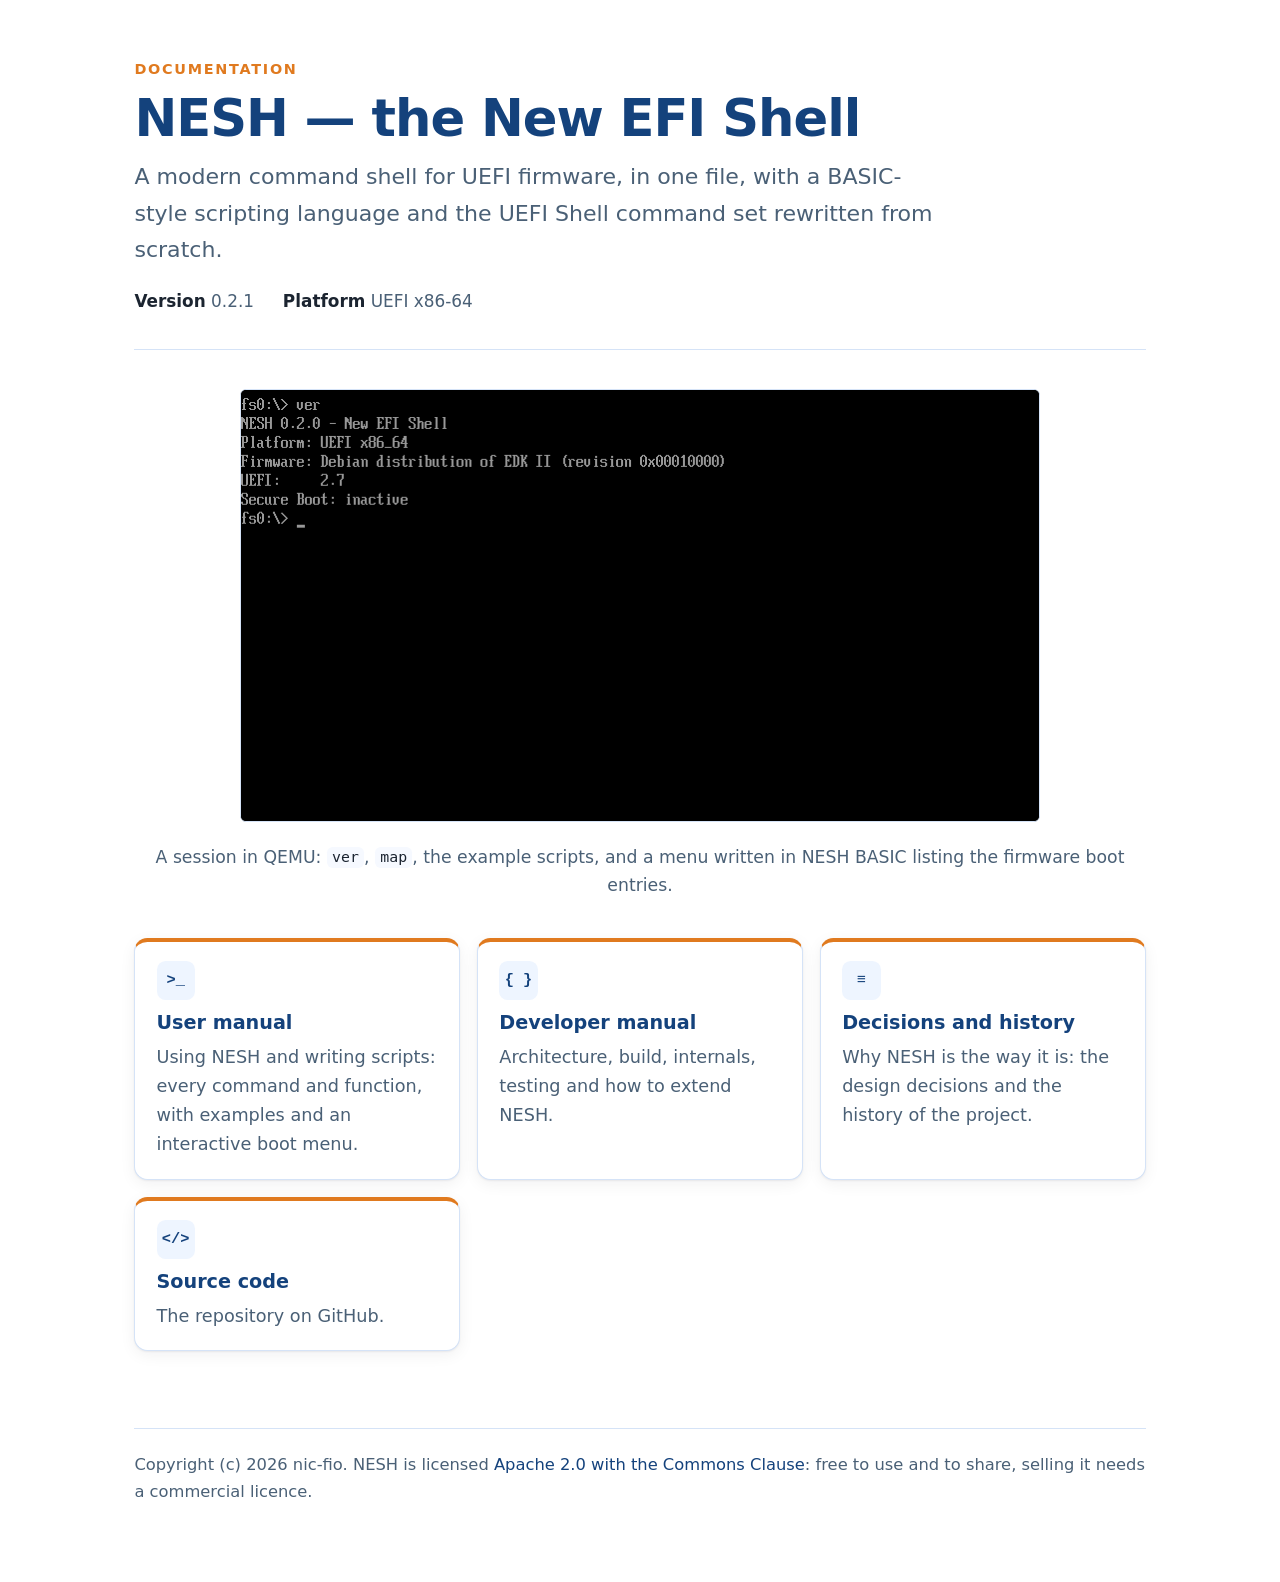
<file: docs/index.html>
<!DOCTYPE html>
<html lang="en">
<head>
<meta charset="utf-8">
<meta name="viewport" content="width=device-width, initial-scale=1">
<title>NESH Documentation</title>
<meta name="description" content="Documentation of NESH, the New EFI Shell: user manual, developer manual, design decisions.">
<link rel="stylesheet" href="assets/docs.css">
<style>
  .home { max-width: 58rem; margin: 0 auto; padding: 3rem clamp(1rem, 4vw, 3rem) 4rem; }
  .home .cards { grid-template-columns: repeat(auto-fit, minmax(16rem, 1fr)); }
  .home .card { display: block; color: var(--text); text-decoration: none; }
  .home .card:hover { border-color: var(--accent); text-decoration: none; }
  .home .card h4 { color: var(--accent); }
</style>
</head>
<body>
<div class="home">
  <header class="titlepage">
    <div class="kicker">Documentation</div>
    <h1>NESH — the New EFI Shell</h1>
    <p class="lead">A modern command shell for UEFI firmware, in one file, with a BASIC-style scripting language and
    the UEFI Shell command set rewritten from scratch.</p>
    <div class="meta"><span><b>Version</b> 0.2.1</span><span><b>Platform</b> UEFI x86-64</span></div>
  </header>

  <figure class="demo">
    <img src="assets/nesh-demo.gif" width="800" height="432"
         alt="A NESH session: ver, map, ls of the examples folder, and a menu script picking a boot entry">
    <figcaption>A session in QEMU: <code>ver</code>, <code>map</code>, the example scripts, and a menu written in
    NESH BASIC listing the firmware boot entries.</figcaption>
  </figure>

  <div class="cards">
    <a class="card" href="user-manual.html"><div class="icon">&gt;_</div><h4>User manual</h4>
      <p>Using NESH and writing scripts: every command and function, with examples and an interactive boot menu.</p></a>
    <a class="card" href="developer-manual.html"><div class="icon">{ }</div><h4>Developer manual</h4>
      <p>Architecture, build, internals, testing and how to extend NESH.</p></a>
    <a class="card" href="https://github.com/nic-fio/NG-EFI_SHELL/blob/main/docs/decisions-and-history.md"><div class="icon">&#8801;</div><h4>Decisions and history</h4>
      <p>Why NESH is the way it is: the design decisions and the history of the project.</p></a>
    <a class="card" href="https://github.com/nic-fio/NG-EFI_SHELL"><div class="icon">&lt;/&gt;</div><h4>Source code</h4>
      <p>The repository on GitHub.</p></a>
  </div>

  <footer class="doc-footer">Copyright (c) 2026 nic-fio. NESH is licensed
  <a href="https://github.com/nic-fio/NG-EFI_SHELL/blob/main/LICENSE">Apache 2.0 with the
  Commons Clause</a>: free to use and to share, selling it needs a commercial licence.</footer>
</div>
</body>
</html>
</file>
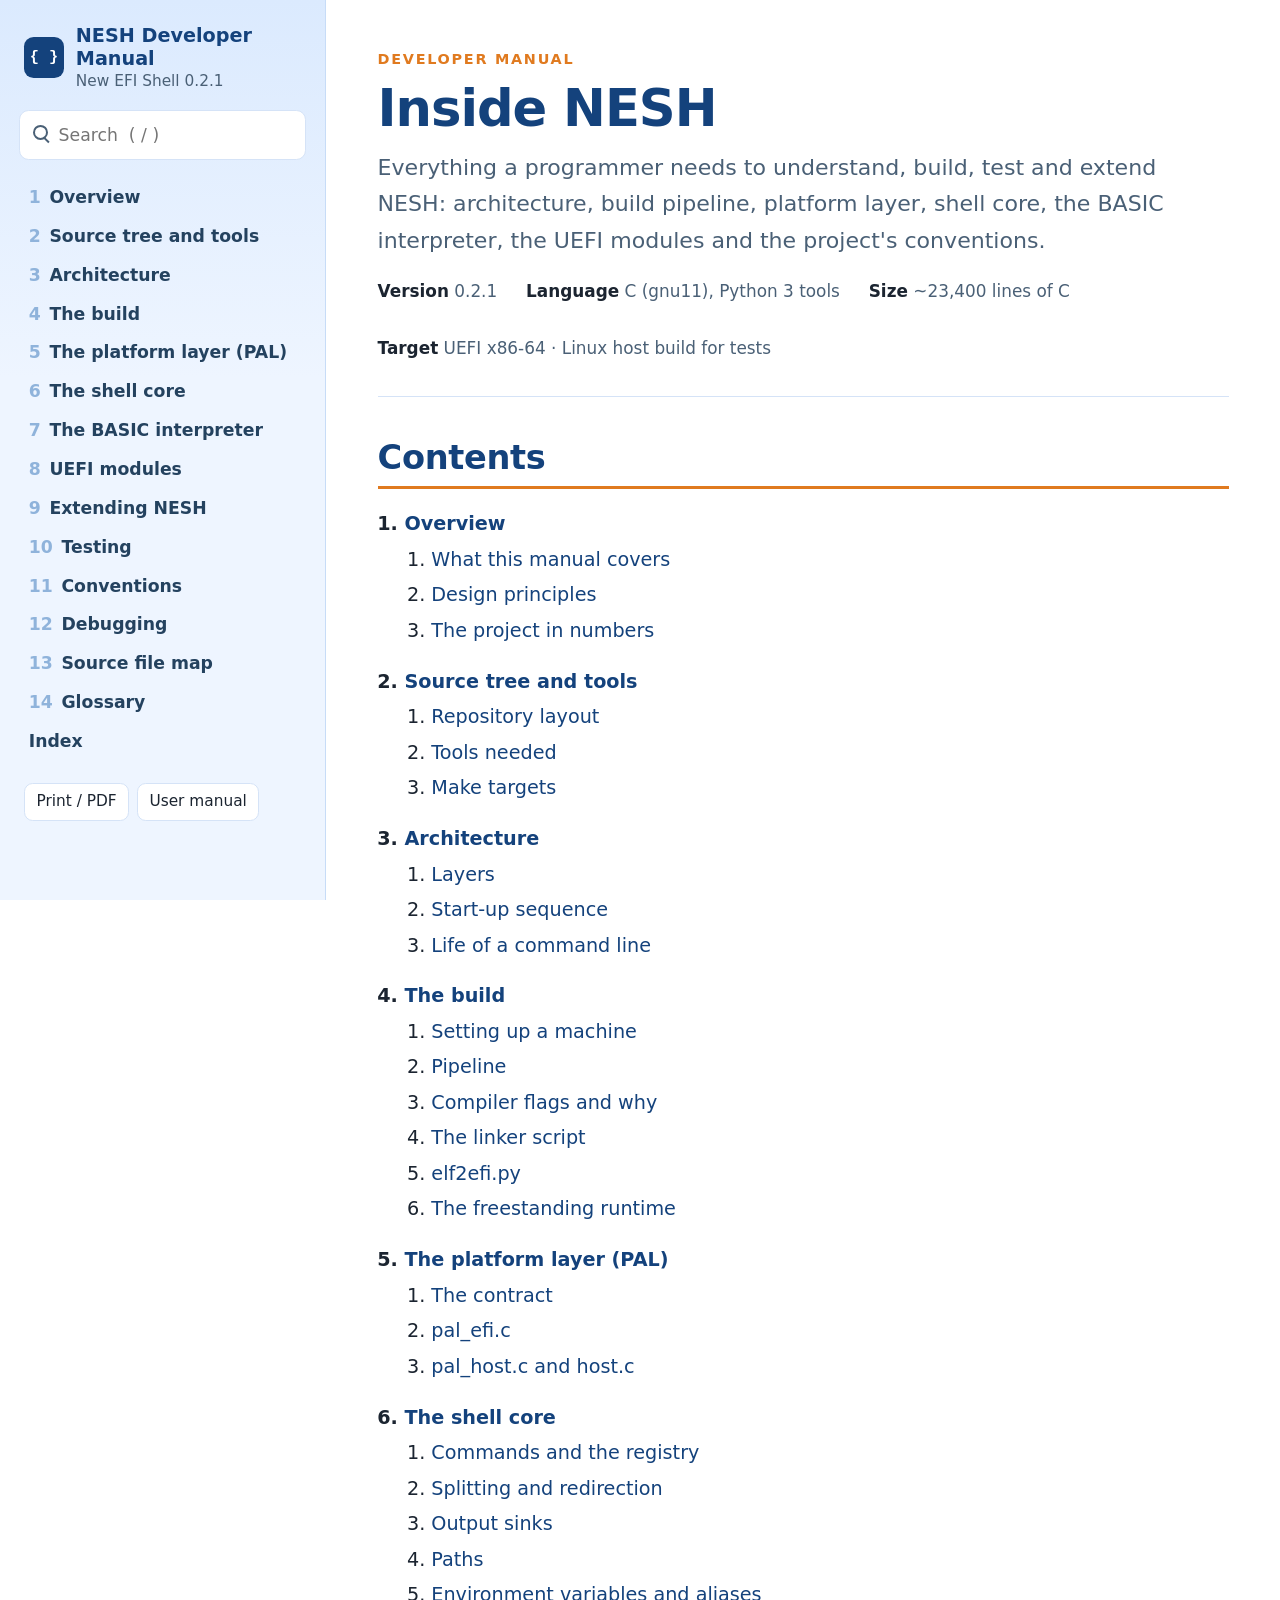
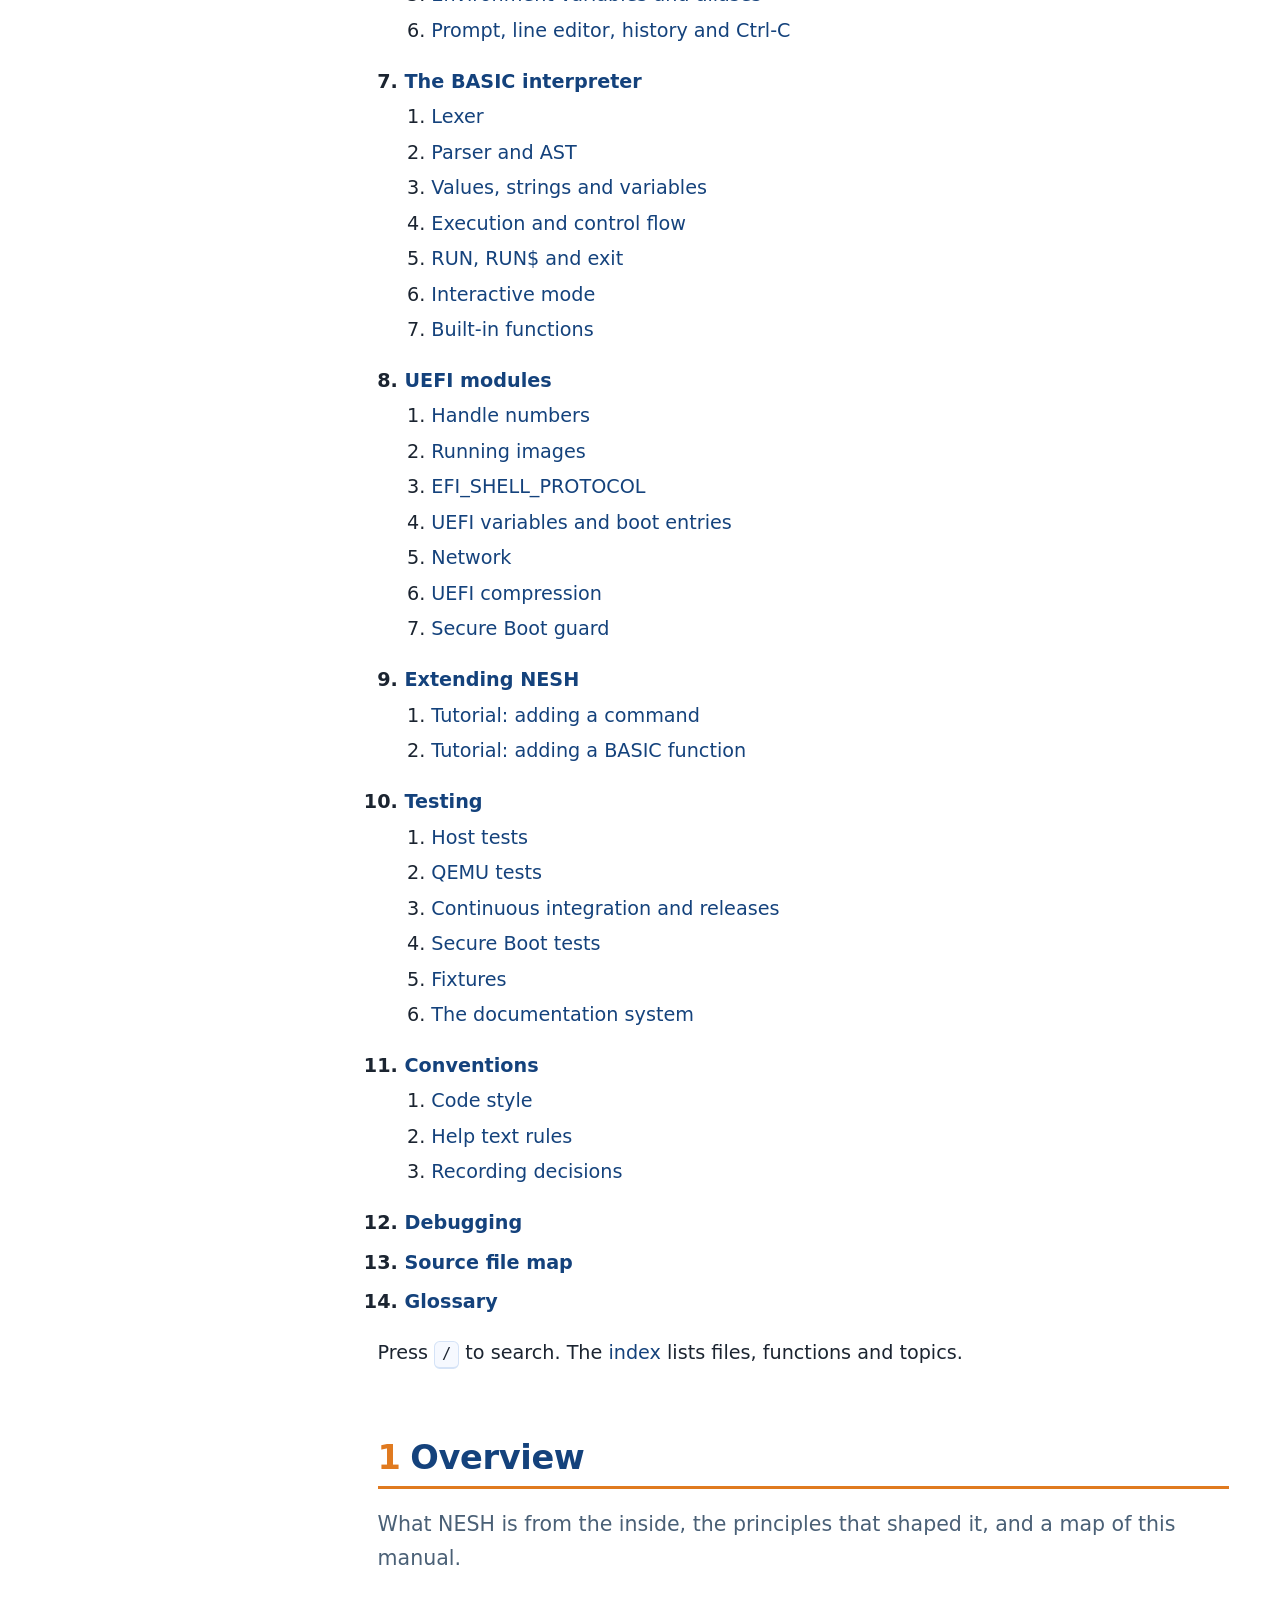
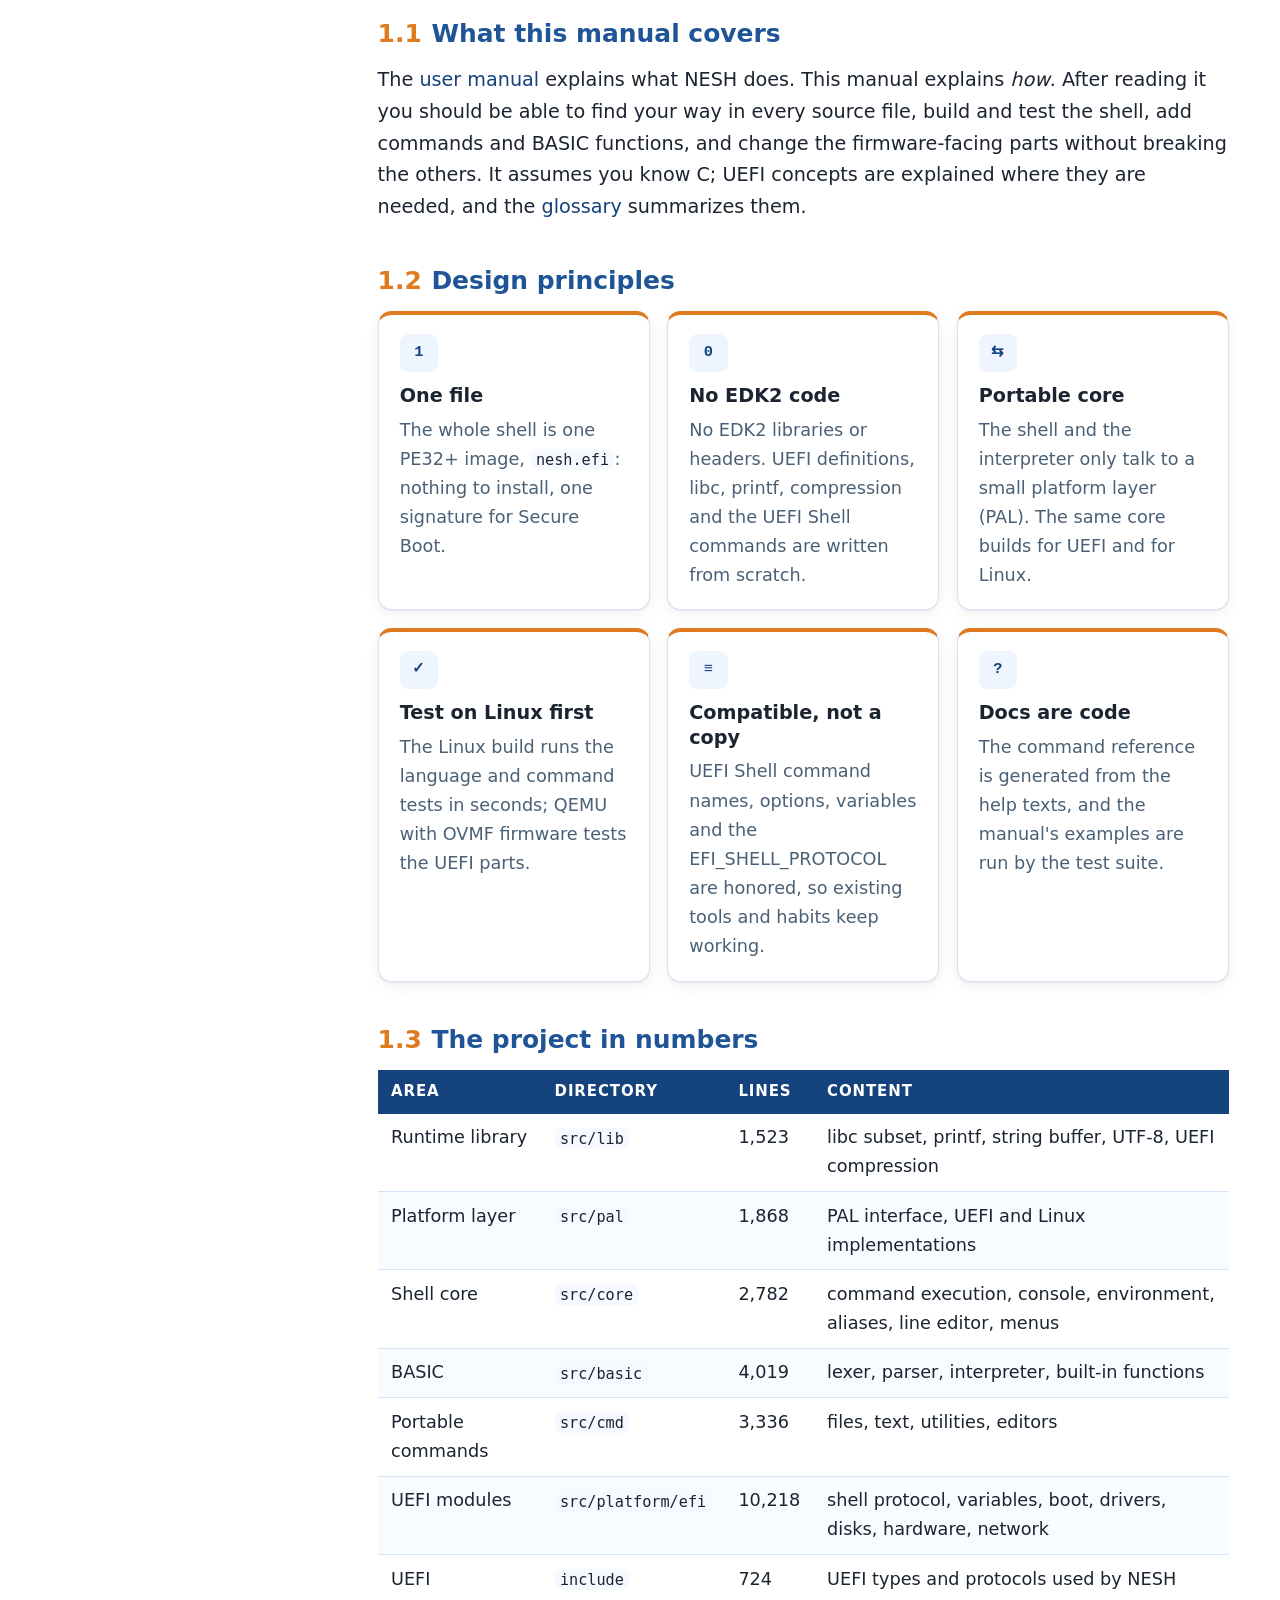
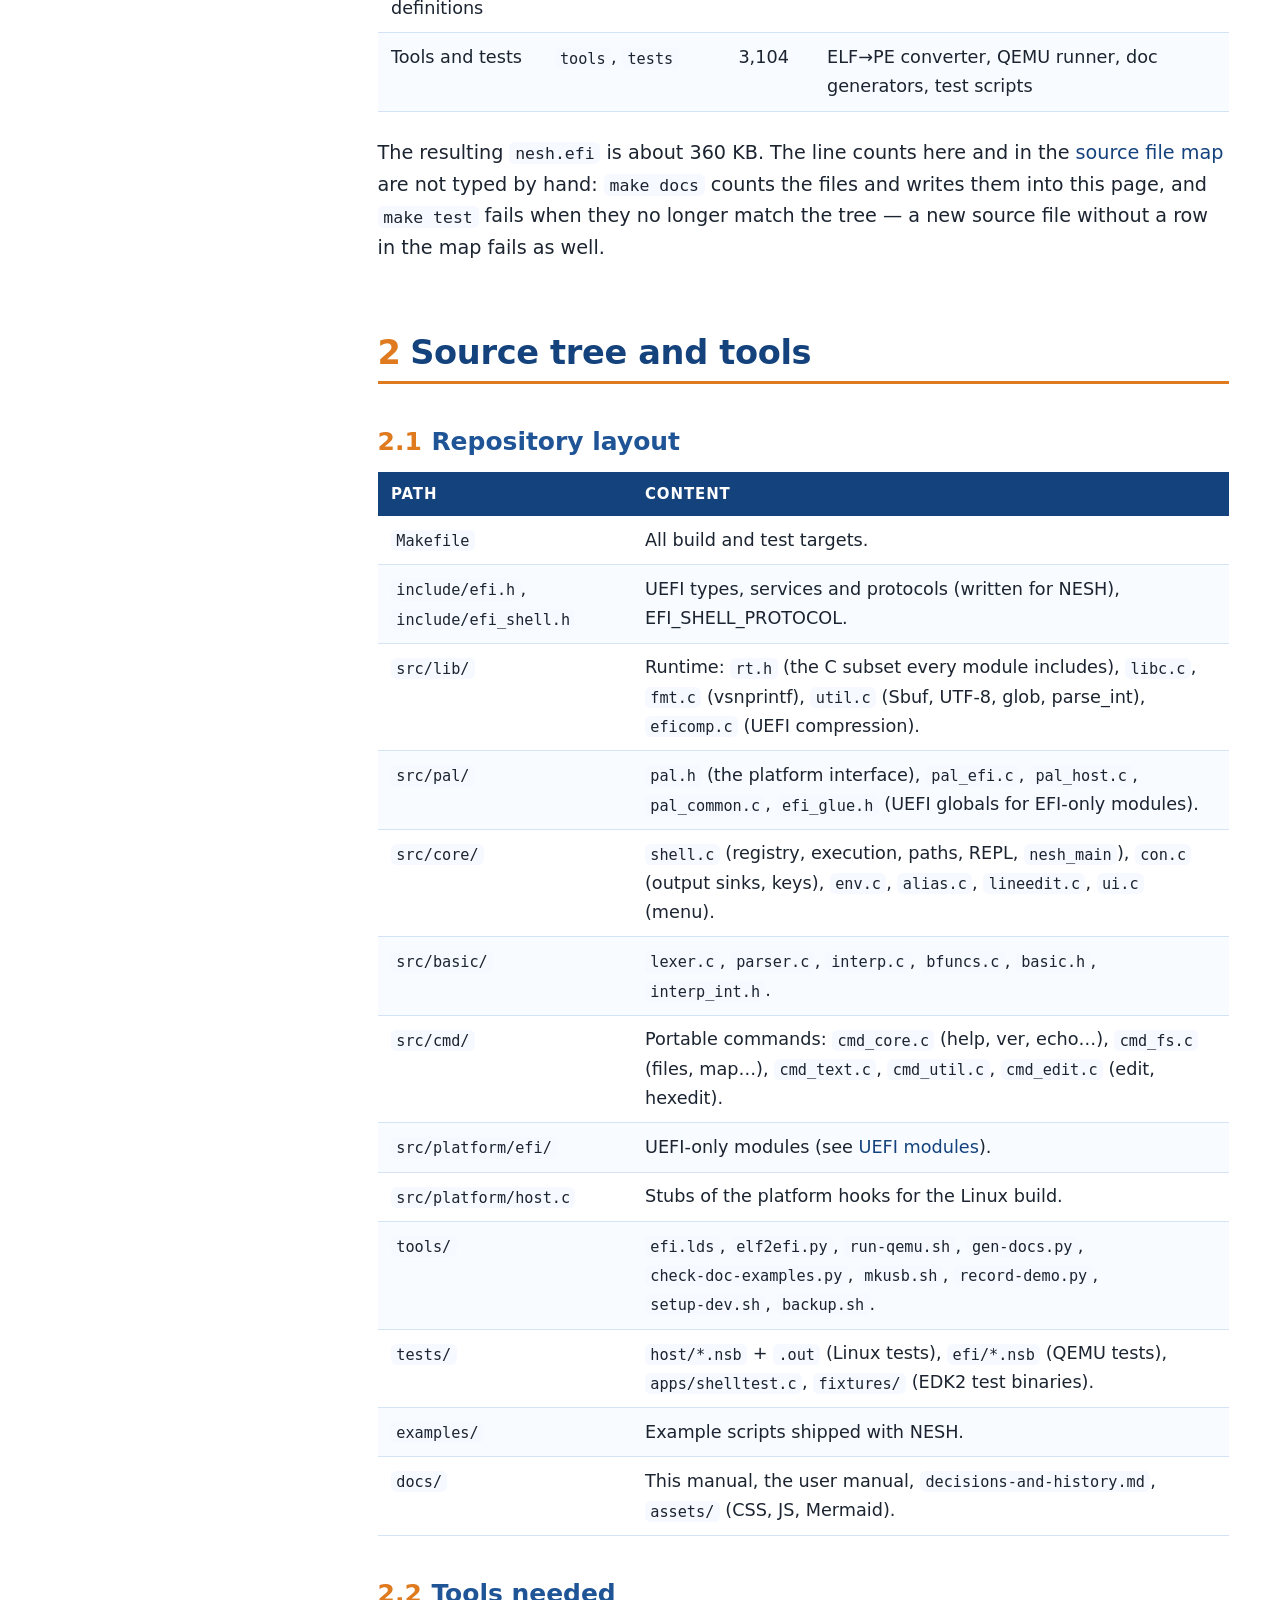
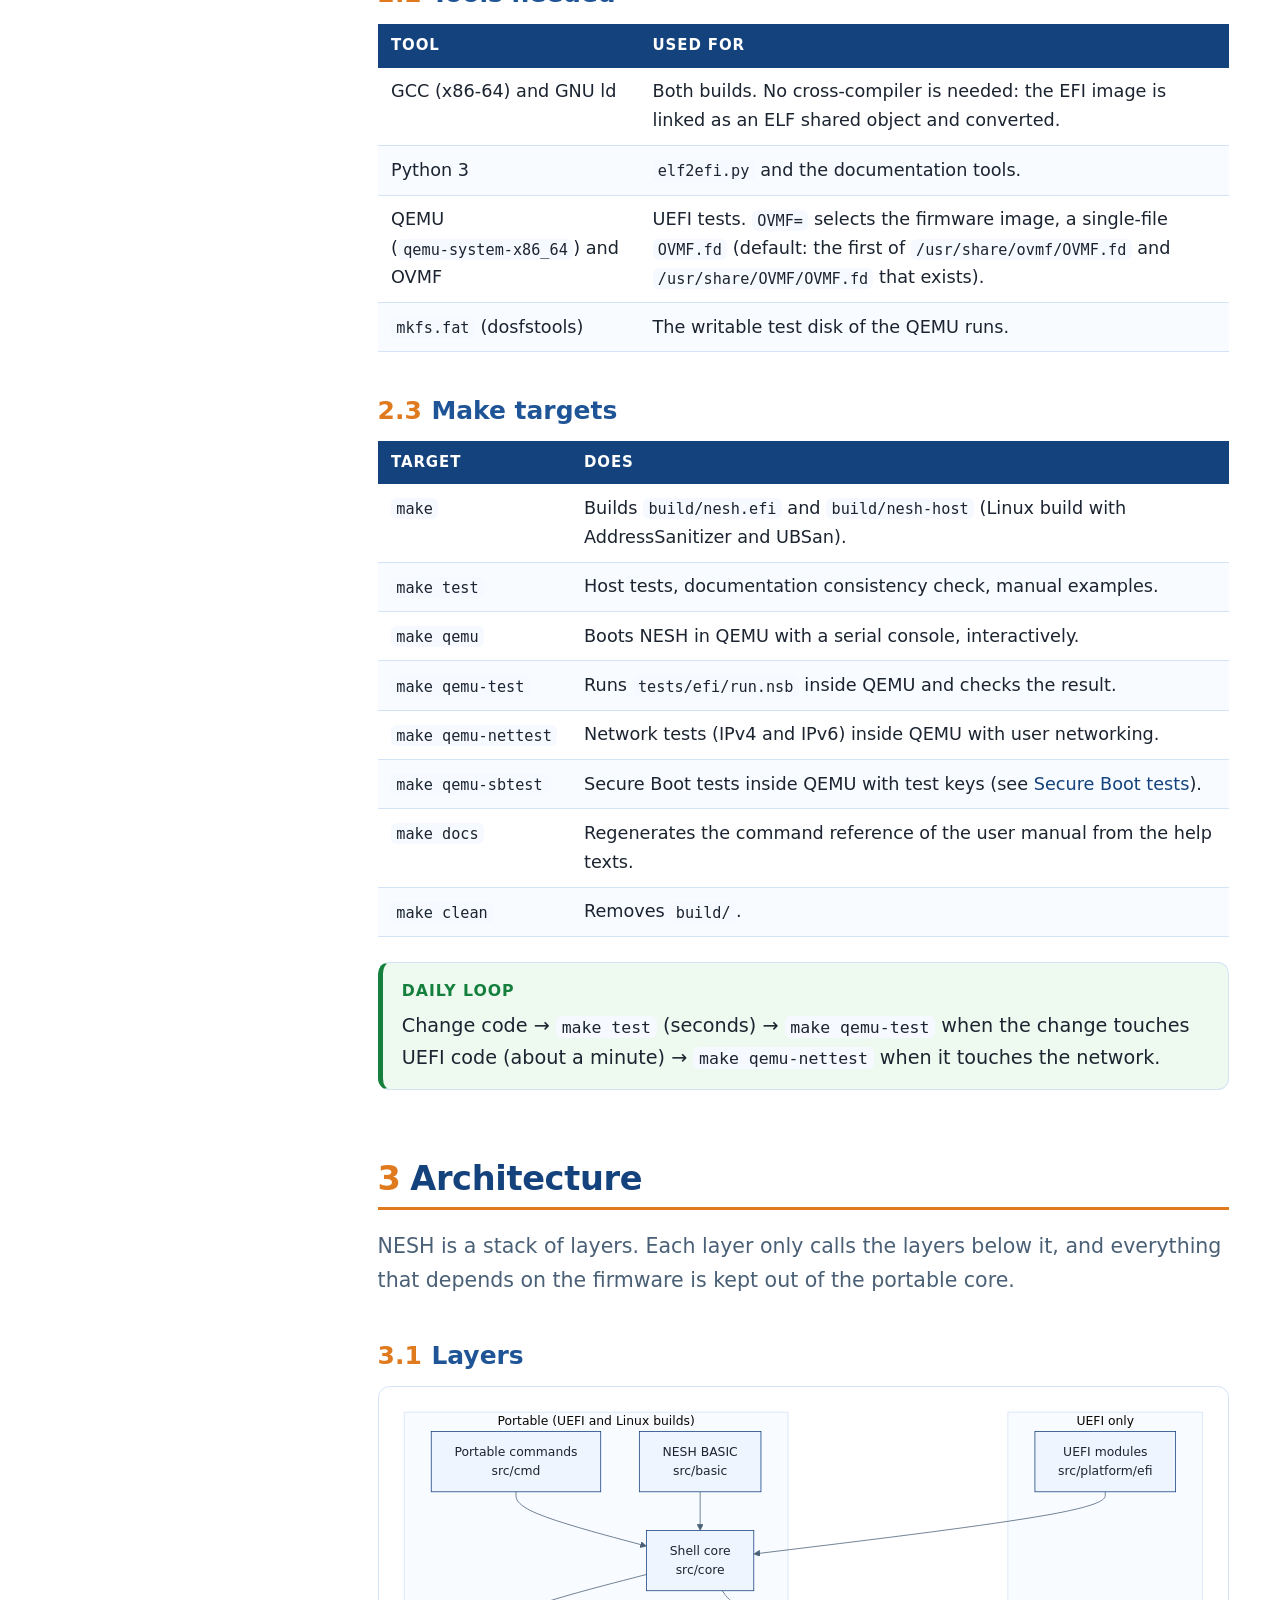
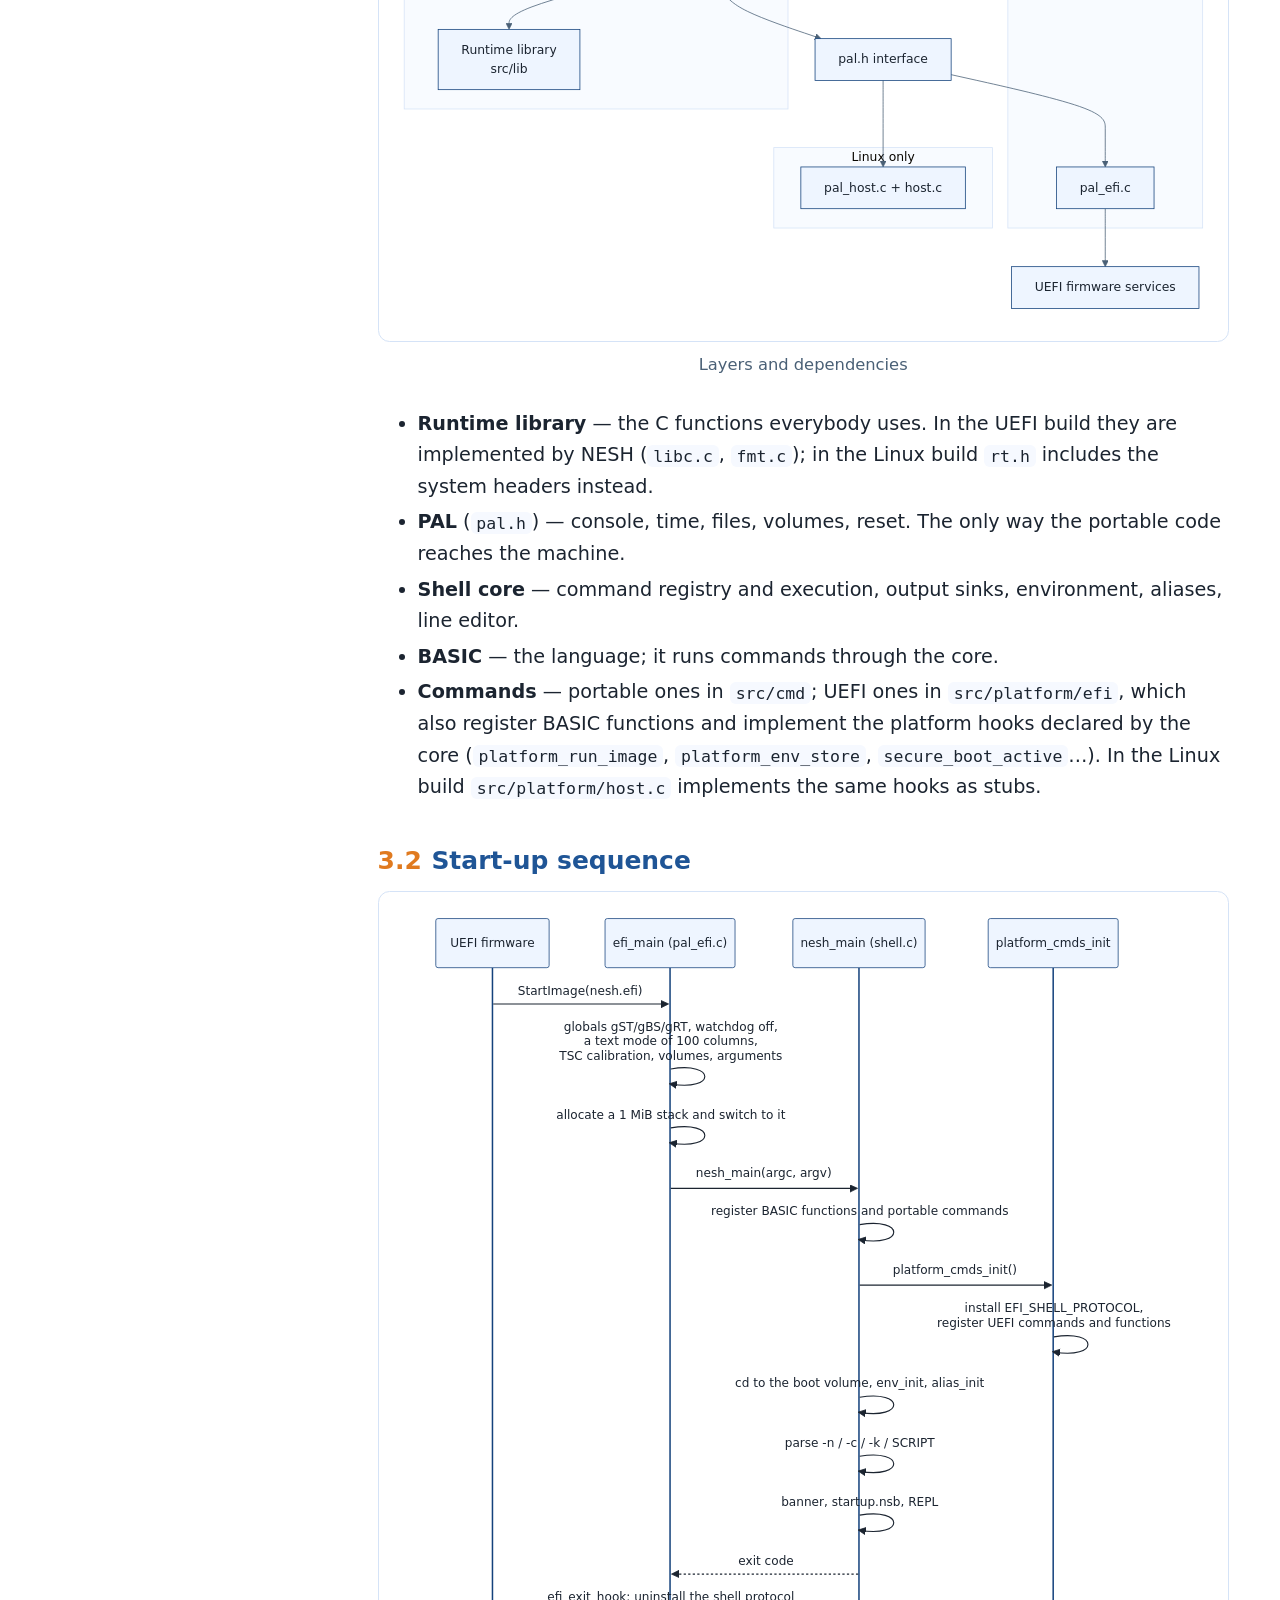
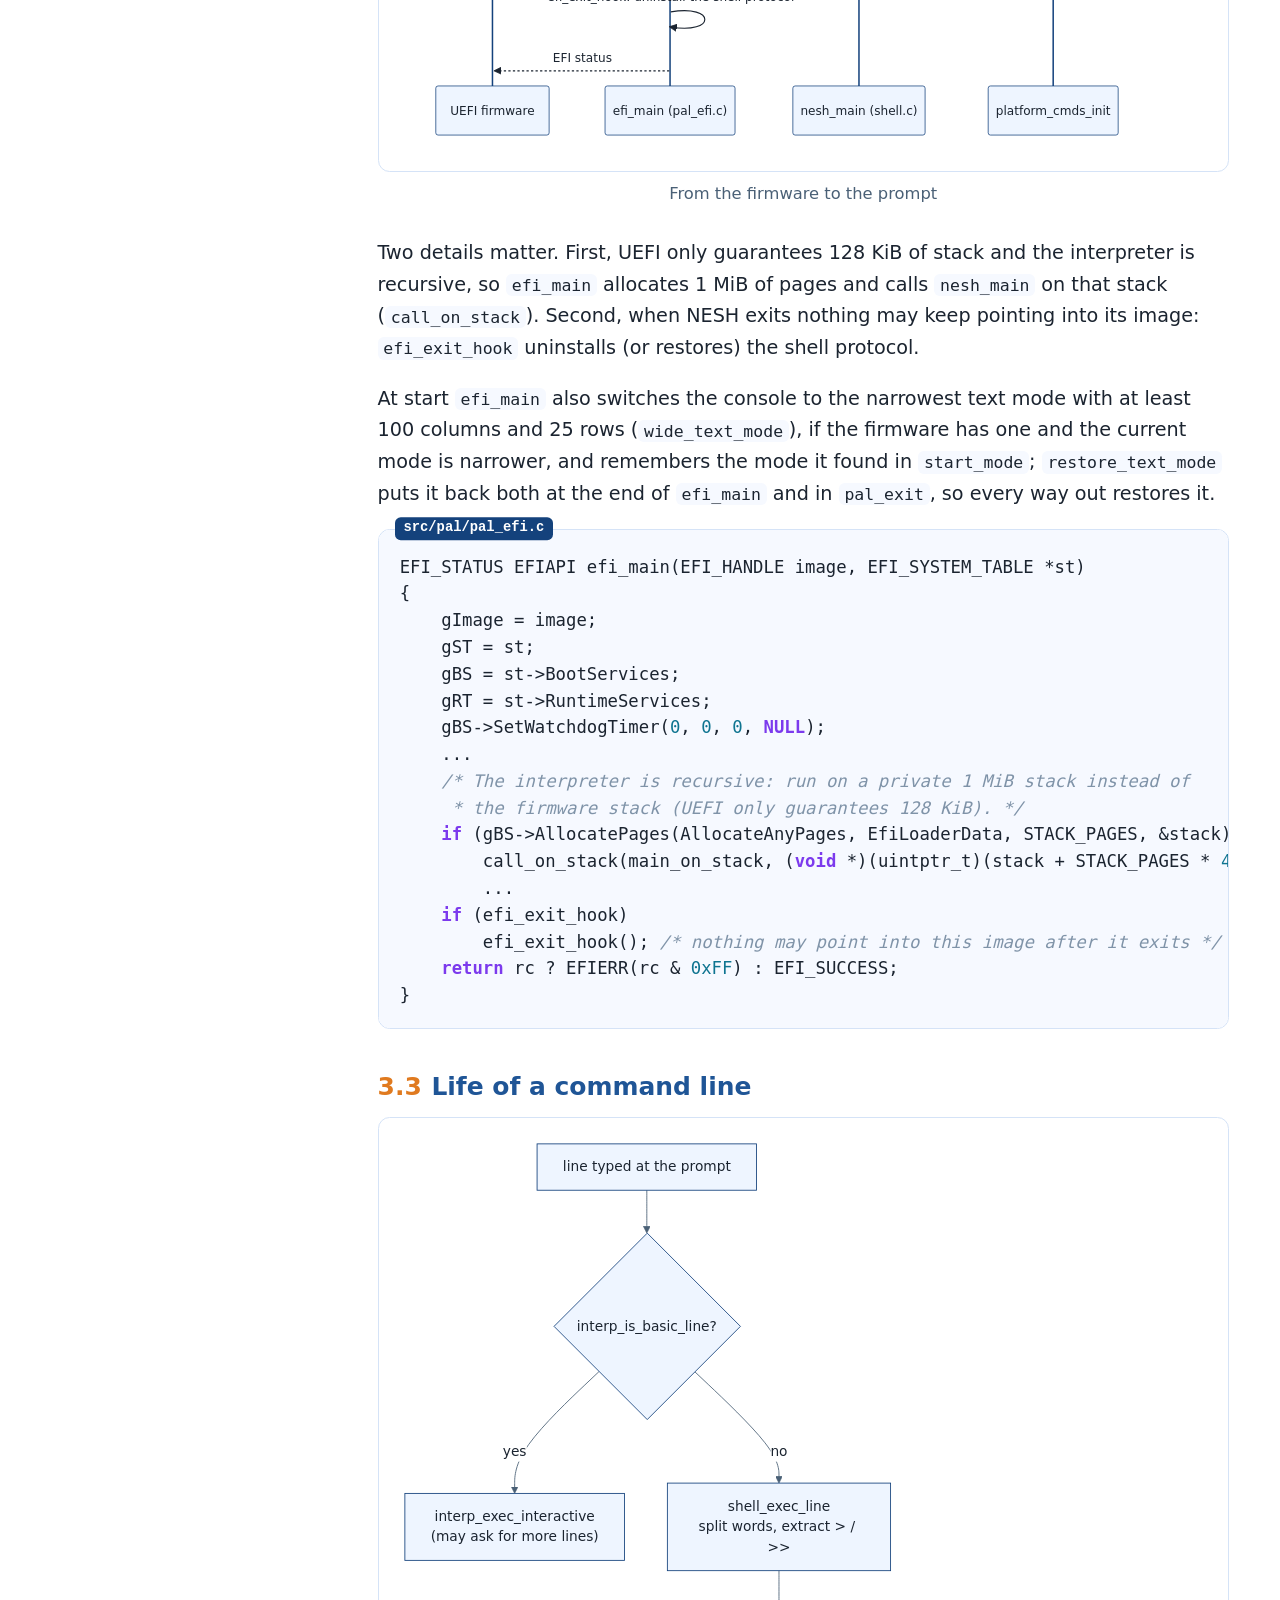
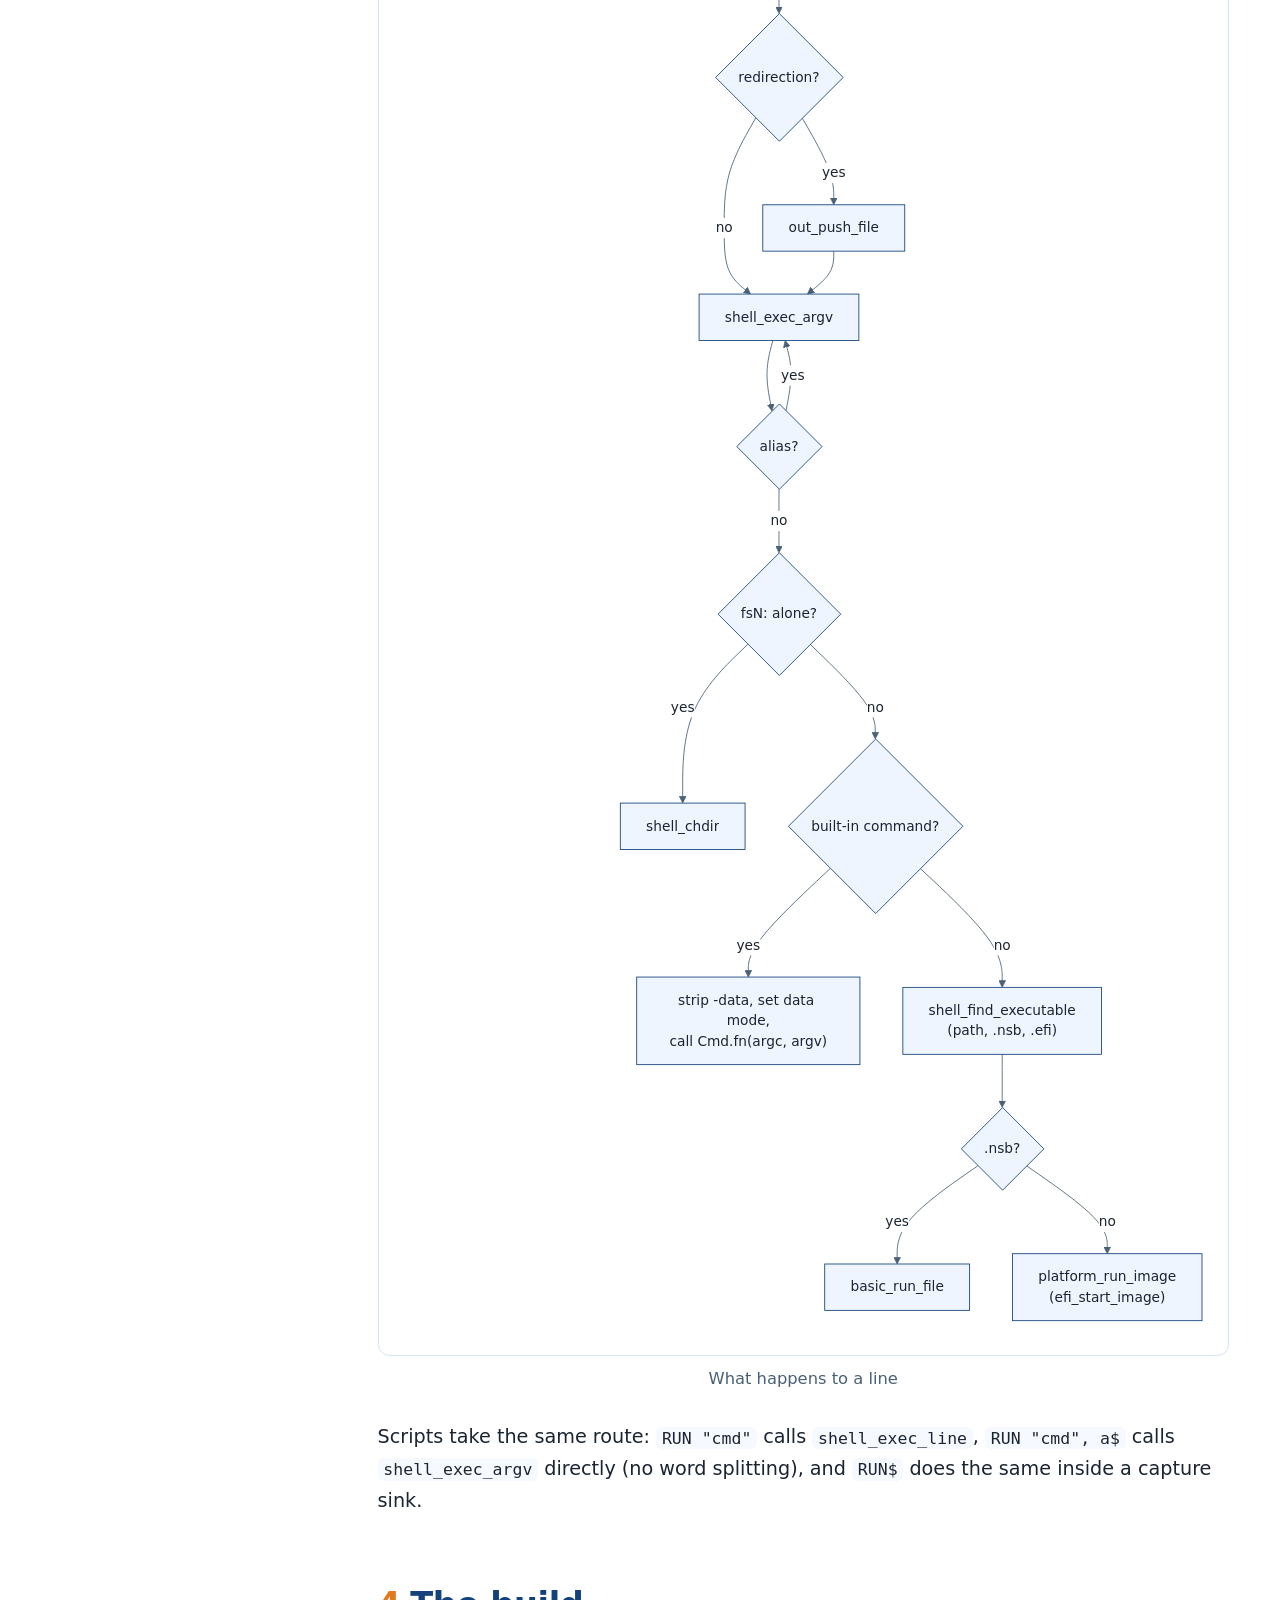
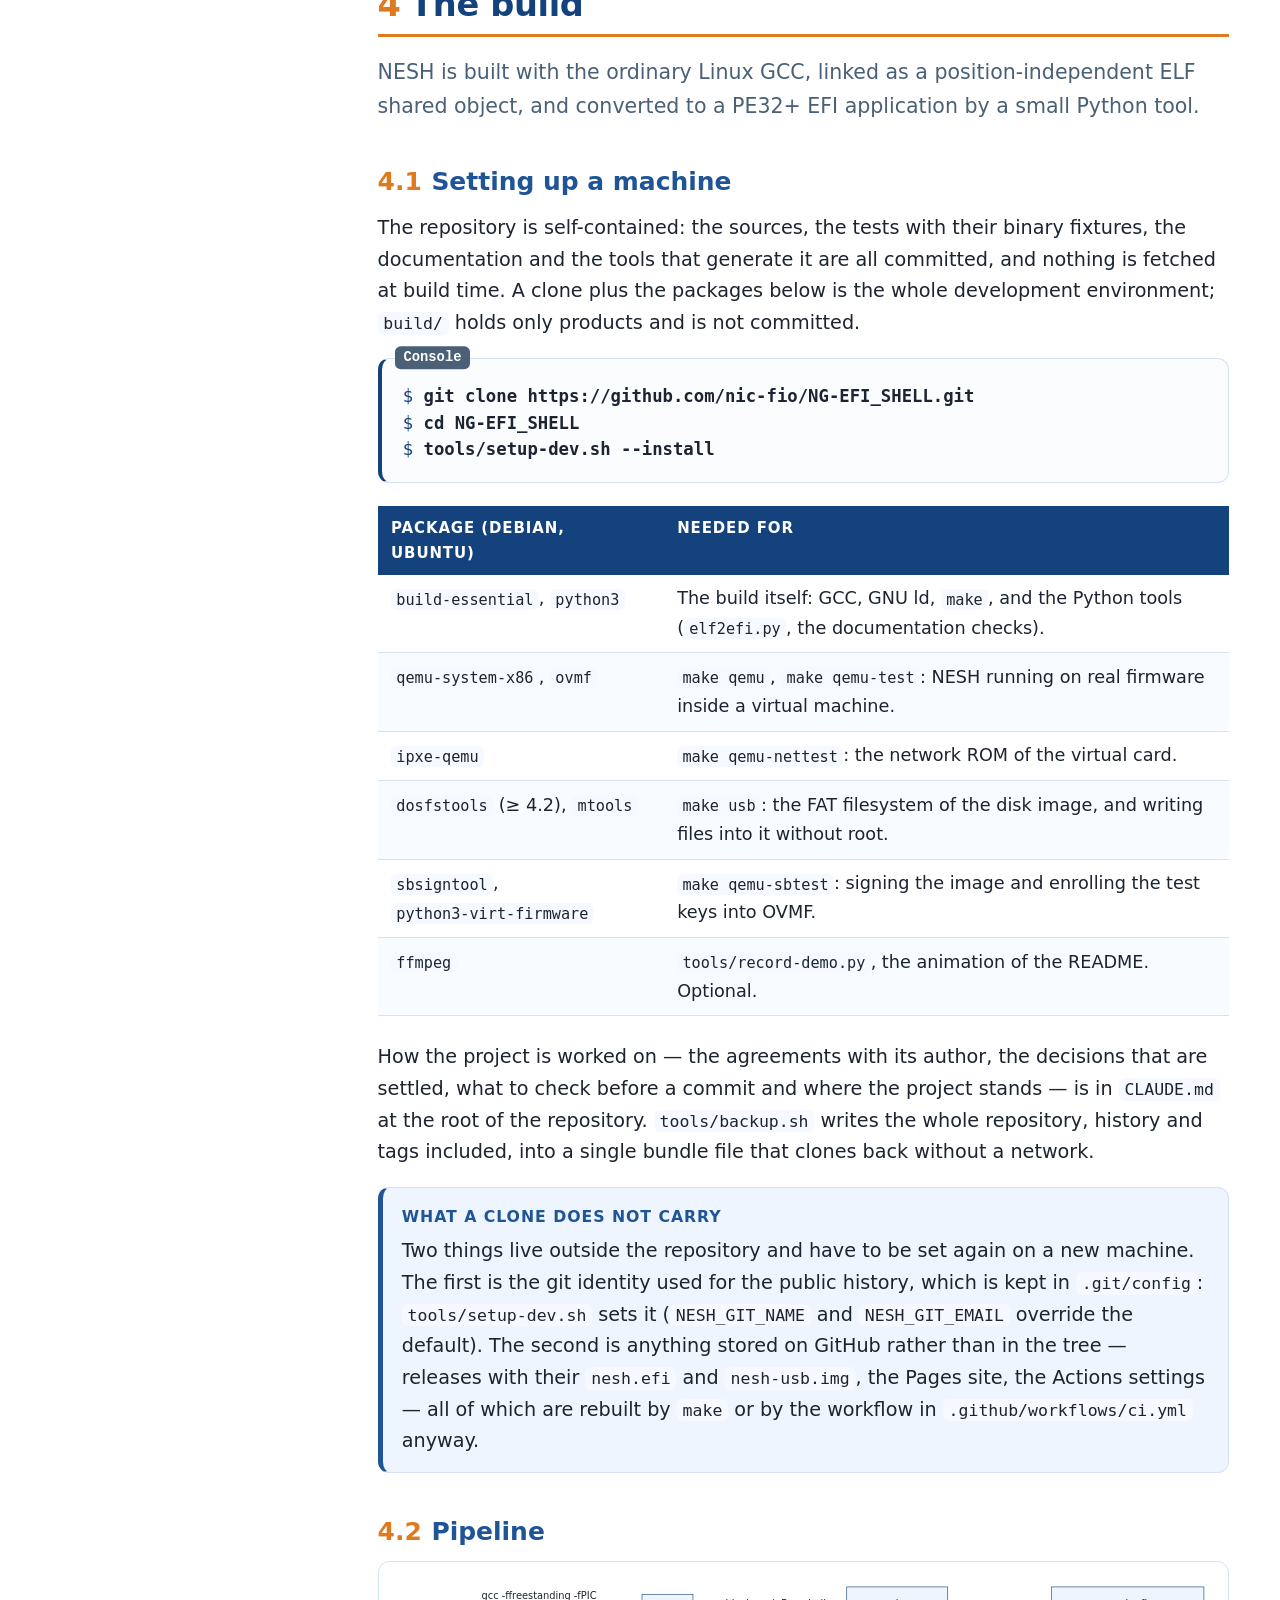
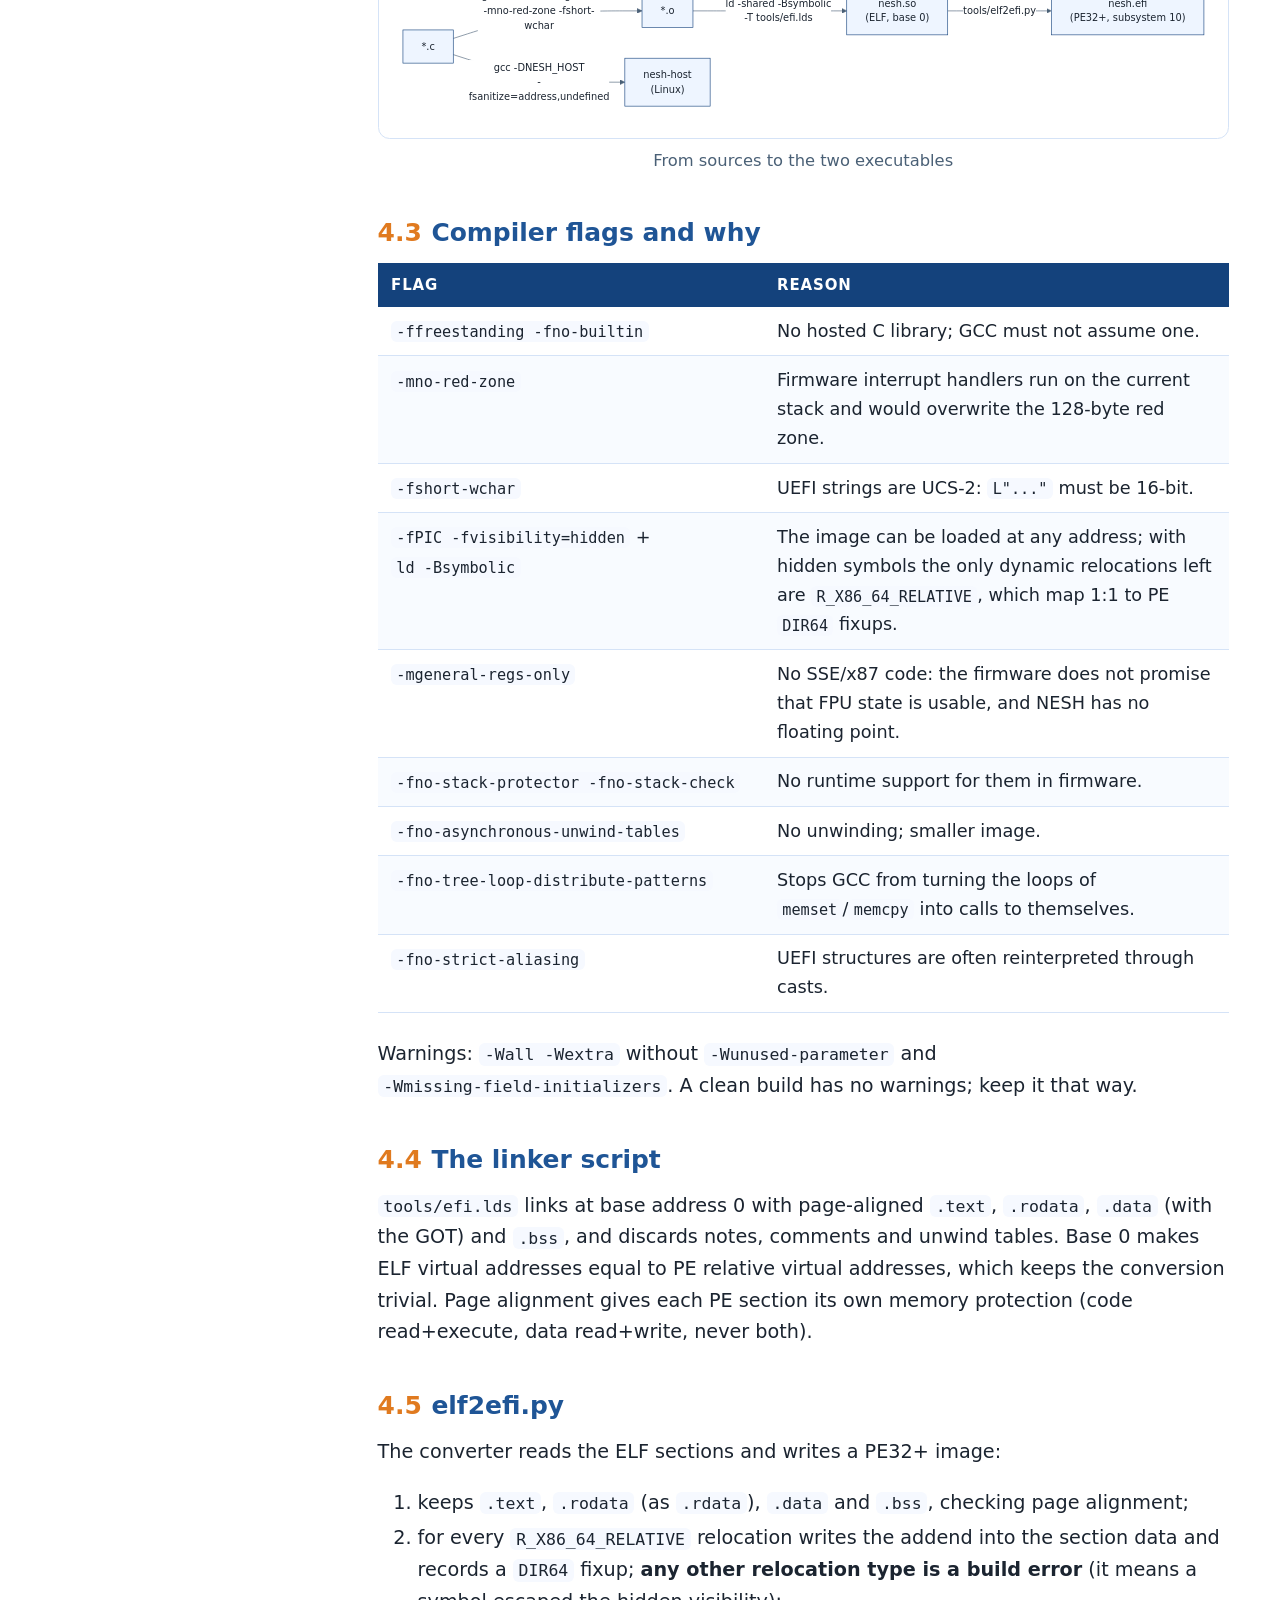
<file: docs/developer-manual.html>
<!DOCTYPE html>
<html lang="en">
<head>
<meta charset="utf-8">
<meta name="viewport" content="width=device-width, initial-scale=1">
<title>NESH Developer Manual</title>
<meta name="description" content="Developer manual of NESH, the New EFI Shell: architecture, build, platform layer, shell core, BASIC interpreter, UEFI modules, testing and conventions.">
<link rel="stylesheet" href="assets/docs.css">
</head>
<body>
<div class="topbar">
  <button class="btn menu-btn" type="button" aria-label="Open the table of contents">&#9776; Contents</button>
  <strong>NESH Developer Manual</strong>
</div>
<div class="layout">
<nav class="sidebar" aria-label="Table of contents">
  <div class="brand">
    <div class="brand-logo">{ }</div>
    <div class="brand-text"><strong>NESH Developer Manual</strong><span>New EFI Shell 0.2.1</span></div>
  </div>
  <div class="search">
    <input type="search" placeholder="Search  ( / )" aria-label="Search">
    <div class="search-results" role="listbox"></div>
  </div>
  <div class="toc"></div>
  <div class="side-tools">
    <button class="btn print-btn" type="button">Print / PDF</button>
    <a class="btn" href="user-manual.html">User manual</a>
  </div>
</nav>

<main>

<header class="titlepage">
  <div class="kicker">Developer manual</div>
  <h1>Inside NESH</h1>
  <p class="lead">Everything a programmer needs to understand, build, test and extend NESH: architecture, build
  pipeline, platform layer, shell core, the BASIC interpreter, the UEFI modules and the project's conventions.</p>
  <div class="meta">
    <span><b>Version</b> 0.2.1</span>
    <span><b>Language</b> C (gnu11), Python 3 tools</span>
    <span><b>Size</b> ~23,400 lines of C</span>
    <span><b>Target</b> UEFI x86-64 · Linux host build for tests</span>
  </div>
</header>

<section class="unnumbered no-toc">
  <h2 class="unnumbered" id="contents">Contents</h2>
  <div class="toc-print" id="contents-list"></div>
  <p>Press <kbd>/</kbd> to search. The <a href="#index">index</a> lists files, functions and topics.</p>
</section>

<!-- ===================================================================== -->
<h2 id="overview">Overview</h2>

<p class="chapter-intro">What NESH is from the inside, the principles that shaped it, and a map of this manual.</p>

<h3 id="what-you-learn">What this manual covers</h3>
<p>The <a href="user-manual.html">user manual</a> explains what NESH does. This manual explains <em>how</em>. After reading
it you should be able to find your way in every source file, build and test the shell, add commands and BASIC
functions, and change the firmware-facing parts without breaking the others. It assumes you know C; UEFI concepts are
explained where they are needed, and the <a href="#glossary">glossary</a> summarizes them.</p>

<h3 id="principles">Design principles</h3>
<div class="cards">
  <div class="card"><div class="icon">1</div><h4>One file</h4>
    <p>The whole shell is one PE32+ image, <code>nesh.efi</code>: nothing to install, one signature for Secure Boot.</p></div>
  <div class="card"><div class="icon">0</div><h4>No EDK2 code</h4>
    <p>No EDK2 libraries or headers. UEFI definitions, libc, printf, compression and the UEFI Shell commands are written from scratch.</p></div>
  <div class="card"><div class="icon">&#8646;</div><h4>Portable core</h4>
    <p>The shell and the interpreter only talk to a small platform layer (PAL). The same core builds for UEFI and for Linux.</p></div>
  <div class="card"><div class="icon">&#10003;</div><h4>Test on Linux first</h4>
    <p>The Linux build runs the language and command tests in seconds; QEMU with OVMF firmware tests the UEFI parts.</p></div>
  <div class="card"><div class="icon">&#8801;</div><h4>Compatible, not a copy</h4>
    <p>UEFI Shell command names, options, variables and the EFI_SHELL_PROTOCOL are honored, so existing tools and habits keep working.</p></div>
  <div class="card"><div class="icon">?</div><h4>Docs are code</h4>
    <p>The command reference is generated from the help texts, and the manual's examples are run by the test suite.</p></div>
</div>

<h3 id="numbers">The project in numbers</h3>
<table>
  <thead><tr><th>Area</th><th>Directory</th><th>Lines</th><th>Content</th></tr></thead>
  <tbody>
    <tr><td>Runtime library</td><td><code>src/lib</code></td><td>1,523</td><td>libc subset, printf, string buffer, UTF-8, UEFI compression</td></tr>
    <tr><td>Platform layer</td><td><code>src/pal</code></td><td>1,868</td><td>PAL interface, UEFI and Linux implementations</td></tr>
    <tr><td>Shell core</td><td><code>src/core</code></td><td>2,782</td><td>command execution, console, environment, aliases, line editor, menus</td></tr>
    <tr><td>BASIC</td><td><code>src/basic</code></td><td>4,019</td><td>lexer, parser, interpreter, built-in functions</td></tr>
    <tr><td>Portable commands</td><td><code>src/cmd</code></td><td>3,336</td><td>files, text, utilities, editors</td></tr>
    <tr><td>UEFI modules</td><td><code>src/platform/efi</code></td><td>10,218</td><td>shell protocol, variables, boot, drivers, disks, hardware, network</td></tr>
    <tr><td>UEFI definitions</td><td><code>include</code></td><td>724</td><td>UEFI types and protocols used by NESH</td></tr>
    <tr><td>Tools and tests</td><td><code>tools</code>, <code>tests</code></td><td>3,104</td><td>ELF→PE converter, QEMU runner, doc generators, test scripts</td></tr>
  </tbody>
</table>
<p>The resulting <code>nesh.efi</code> is about 360 KB. The line counts here and in the
<a href="#file-map">source file map</a> are not typed by hand: <code>make docs</code> counts the files and writes
them into this page, and <code>make test</code> fails when they no longer match the tree &mdash; a new source file
without a row in the map fails as well.</p>

<!-- ===================================================================== -->
<h2 id="getting-the-source">Source tree and tools</h2>

<h3 id="layout">Repository layout</h3>
<table>
  <thead><tr><th>Path</th><th>Content</th></tr></thead>
  <tbody>
    <tr><td><code>Makefile</code></td><td>All build and test targets.</td></tr>
    <tr><td><code>include/efi.h</code>, <code>include/efi_shell.h</code></td><td>UEFI types, services and protocols (written for NESH), EFI_SHELL_PROTOCOL.</td></tr>
    <tr><td><code>src/lib/</code></td><td>Runtime: <code>rt.h</code> (the C subset every module includes), <code>libc.c</code>, <code>fmt.c</code> (vsnprintf),
        <code>util.c</code> (Sbuf, UTF-8, glob, parse_int), <code>eficomp.c</code> (UEFI compression).</td></tr>
    <tr><td><code>src/pal/</code></td><td><code>pal.h</code> (the platform interface), <code>pal_efi.c</code>, <code>pal_host.c</code>, <code>pal_common.c</code>,
        <code>efi_glue.h</code> (UEFI globals for EFI-only modules).</td></tr>
    <tr><td><code>src/core/</code></td><td><code>shell.c</code> (registry, execution, paths, REPL, <code>nesh_main</code>), <code>con.c</code> (output sinks, keys),
        <code>env.c</code>, <code>alias.c</code>, <code>lineedit.c</code>, <code>ui.c</code> (menu).</td></tr>
    <tr><td><code>src/basic/</code></td><td><code>lexer.c</code>, <code>parser.c</code>, <code>interp.c</code>, <code>bfuncs.c</code>, <code>basic.h</code>, <code>interp_int.h</code>.</td></tr>
    <tr><td><code>src/cmd/</code></td><td>Portable commands: <code>cmd_core.c</code> (help, ver, echo…), <code>cmd_fs.c</code> (files, map…), <code>cmd_text.c</code>,
        <code>cmd_util.c</code>, <code>cmd_edit.c</code> (edit, hexedit).</td></tr>
    <tr><td><code>src/platform/efi/</code></td><td>UEFI-only modules (see <a href="#efi-modules">UEFI modules</a>).</td></tr>
    <tr><td><code>src/platform/host.c</code></td><td>Stubs of the platform hooks for the Linux build.</td></tr>
    <tr><td><code>tools/</code></td><td><code>efi.lds</code>, <code>elf2efi.py</code>, <code>run-qemu.sh</code>, <code>gen-docs.py</code>, <code>check-doc-examples.py</code>, <code>mkusb.sh</code>, <code>record-demo.py</code>, <code>setup-dev.sh</code>, <code>backup.sh</code>.</td></tr>
    <tr><td><code>tests/</code></td><td><code>host/*.nsb</code> + <code>.out</code> (Linux tests), <code>efi/*.nsb</code> (QEMU tests), <code>apps/shelltest.c</code>,
        <code>fixtures/</code> (EDK2 test binaries).</td></tr>
    <tr><td><code>examples/</code></td><td>Example scripts shipped with NESH.</td></tr>
    <tr><td><code>docs/</code></td><td>This manual, the user manual, <code>decisions-and-history.md</code>, <code>assets/</code> (CSS, JS, Mermaid).</td></tr>
  </tbody>
</table>

<h3 id="tools-needed">Tools needed</h3>
<table>
  <thead><tr><th>Tool</th><th>Used for</th></tr></thead>
  <tbody>
    <tr><td>GCC (x86-64) and GNU ld</td><td>Both builds. No cross-compiler is needed: the EFI image is linked as an ELF shared object and converted.</td></tr>
    <tr><td>Python 3</td><td><code>elf2efi.py</code> and the documentation tools.</td></tr>
    <tr><td>QEMU (<code>qemu-system-x86_64</code>) and OVMF</td><td>UEFI tests. <code>OVMF=</code> selects the firmware image, a single-file <code>OVMF.fd</code> (default: the first of <code>/usr/share/ovmf/OVMF.fd</code> and <code>/usr/share/OVMF/OVMF.fd</code> that exists).</td></tr>
    <tr><td><code>mkfs.fat</code> (dosfstools)</td><td>The writable test disk of the QEMU runs.</td></tr>
  </tbody>
</table>

<h3 id="make-targets">Make targets</h3>
<table>
  <thead><tr><th>Target</th><th>Does</th></tr></thead>
  <tbody>
    <tr><td><code>make</code></td><td>Builds <code>build/nesh.efi</code> and <code>build/nesh-host</code> (Linux build with AddressSanitizer and UBSan).</td></tr>
    <tr><td><code>make test</code></td><td>Host tests, documentation consistency check, manual examples.</td></tr>
    <tr><td><code>make qemu</code></td><td>Boots NESH in QEMU with a serial console, interactively.</td></tr>
    <tr><td><code>make qemu-test</code></td><td>Runs <code>tests/efi/run.nsb</code> inside QEMU and checks the result.</td></tr>
    <tr><td><code>make qemu-nettest</code></td><td>Network tests (IPv4 and IPv6) inside QEMU with user networking.</td></tr>
    <tr><td><code>make qemu-sbtest</code></td><td>Secure Boot tests inside QEMU with test keys (see <a href="#sbtest">Secure Boot tests</a>).</td></tr>
    <tr><td><code>make docs</code></td><td>Regenerates the command reference of the user manual from the help texts.</td></tr>
    <tr><td><code>make clean</code></td><td>Removes <code>build/</code>.</td></tr>
  </tbody>
</table>
<div class="callout tip"><span class="callout-title">Daily loop</span>
<p>Change code → <code>make test</code> (seconds) → <code>make qemu-test</code> when the change touches UEFI code (about a
minute) → <code>make qemu-nettest</code> when it touches the network.</p></div>

<!-- ===================================================================== -->
<h2 id="architecture">Architecture</h2>

<p class="chapter-intro">NESH is a stack of layers. Each layer only calls the layers below it, and everything that
depends on the firmware is kept out of the portable core.</p>

<h3 id="layers">Layers</h3>
<figure>
<pre class="mermaid">
flowchart TB
  subgraph Portable["Portable (UEFI and Linux builds)"]
    CMD["Portable commands&lt;br/&gt;src/cmd"]
    BASIC["NESH BASIC&lt;br/&gt;src/basic"]
    CORE["Shell core&lt;br/&gt;src/core"]
    LIB["Runtime library&lt;br/&gt;src/lib"]
  end
  subgraph EFI["UEFI only"]
    PLAT["UEFI modules&lt;br/&gt;src/platform/efi"]
    PALE["pal_efi.c"]
  end
  subgraph HOST["Linux only"]
    PALH["pal_host.c + host.c"]
  end
  CMD --> CORE
  BASIC --> CORE
  PLAT --> CORE
  CORE --> PAL["pal.h interface"]
  PAL --> PALE
  PAL --> PALH
  CORE --> LIB
  PALE --> FW["UEFI firmware services"]
</pre>
<figcaption>Layers and dependencies</figcaption>
</figure>
<ul>
  <li><strong>Runtime library</strong> — the C functions everybody uses. In the UEFI build they are implemented by NESH
      (<code>libc.c</code>, <code>fmt.c</code>); in the Linux build <code>rt.h</code> includes the system headers instead.</li>
  <li><strong>PAL</strong> (<code>pal.h</code>) — console, time, files, volumes, reset. The only way the portable code reaches
      the machine.</li>
  <li><strong>Shell core</strong> — command registry and execution, output sinks, environment, aliases, line editor.</li>
  <li><strong>BASIC</strong> — the language; it runs commands through the core.</li>
  <li><strong>Commands</strong> — portable ones in <code>src/cmd</code>; UEFI ones in <code>src/platform/efi</code>, which also
      register BASIC functions and implement the platform hooks declared by the core
      (<code>platform_run_image</code>, <code>platform_env_store</code>, <code>secure_boot_active</code>…). In the Linux build
      <code>src/platform/host.c</code> implements the same hooks as stubs.</li>
</ul>

<h3 id="startup">Start-up sequence</h3>
<figure>
<pre class="mermaid">
sequenceDiagram
  participant FW as UEFI firmware
  participant EM as efi_main (pal_efi.c)
  participant NM as nesh_main (shell.c)
  participant PC as platform_cmds_init
  FW->>EM: StartImage(nesh.efi)
  EM->>EM: globals gST/gBS/gRT, watchdog off,&lt;br/&gt;a text mode of 100 columns,&lt;br/&gt;TSC calibration, volumes, arguments
  EM->>EM: allocate a 1 MiB stack and switch to it
  EM->>NM: nesh_main(argc, argv)
  NM->>NM: register BASIC functions and portable commands
  NM->>PC: platform_cmds_init()
  PC->>PC: install EFI_SHELL_PROTOCOL,&lt;br/&gt;register UEFI commands and functions
  NM->>NM: cd to the boot volume, env_init, alias_init
  NM->>NM: parse -n / -c / -k / SCRIPT
  NM->>NM: banner, startup.nsb, REPL
  NM-->>EM: exit code
  EM->>EM: efi_exit_hook: uninstall the shell protocol
  EM-->>FW: EFI status
</pre>
<figcaption>From the firmware to the prompt</figcaption>
</figure>
<p>Two details matter. First, UEFI only guarantees 128 KiB of stack and the interpreter is recursive, so
<code>efi_main</code> allocates 1 MiB of pages and calls <code>nesh_main</code> on that stack (<code>call_on_stack</code>).
Second, when NESH exits nothing may keep pointing into its image: <code>efi_exit_hook</code> uninstalls (or restores) the
shell protocol.</p>
<p>At start <code>efi_main</code> also switches the console to the narrowest text mode with at least 100 columns and 25
rows (<code>wide_text_mode</code>), if the firmware has one and the current mode is narrower, and remembers the mode it
found in <code>start_mode</code>; <code>restore_text_mode</code> puts it back both at the end of <code>efi_main</code> and in
<code>pal_exit</code>, so every way out restores it.</p>
<pre class="code" data-lang="c" data-title="src/pal/pal_efi.c">EFI_STATUS EFIAPI efi_main(EFI_HANDLE image, EFI_SYSTEM_TABLE *st)
{
    gImage = image;
    gST = st;
    gBS = st->BootServices;
    gRT = st->RuntimeServices;
    gBS->SetWatchdogTimer(0, 0, 0, NULL);
    ...
    /* The interpreter is recursive: run on a private 1 MiB stack instead of
     * the firmware stack (UEFI only guarantees 128 KiB). */
    if (gBS->AllocatePages(AllocateAnyPages, EfiLoaderData, STACK_PAGES, &stack) == EFI_SUCCESS) {
        call_on_stack(main_on_stack, (void *)(uintptr_t)(stack + STACK_PAGES * 4096));
        ...
    if (efi_exit_hook)
        efi_exit_hook(); /* nothing may point into this image after it exits */
    return rc ? EFIERR(rc &amp; 0xFF) : EFI_SUCCESS;
}</pre>

<h3 id="command-flow">Life of a command line</h3>
<figure>
<pre class="mermaid">
flowchart TD
  L["line typed at the prompt"] --> B{"interp_is_basic_line?"}
  B -- yes --> I["interp_exec_interactive&lt;br/&gt;(may ask for more lines)"]
  B -- no --> S["shell_exec_line&lt;br/&gt;split words, extract &gt; / &gt;&gt;"]
  S --> R{"redirection?"}
  R -- yes --> P["out_push_file"]
  R -- no --> X
  P --> X["shell_exec_argv"]
  X --> A{"alias?"}
  A -- yes --> X
  A -- no --> V{"fsN: alone?"}
  V -- yes --> CD["shell_chdir"]
  V -- no --> C{"built-in command?"}
  C -- yes --> D["strip -data, set data mode,&lt;br/&gt;call Cmd.fn(argc, argv)"]
  C -- no --> F["shell_find_executable&lt;br/&gt;(path, .nsb, .efi)"]
  F --> K{".nsb?"}
  K -- yes --> BR["basic_run_file"]
  K -- no --> EI["platform_run_image&lt;br/&gt;(efi_start_image)"]
</pre>
<figcaption>What happens to a line</figcaption>
</figure>
<p>Scripts take the same route: <code>RUN "cmd"</code> calls <code>shell_exec_line</code>, <code>RUN "cmd", a$</code> calls
<code>shell_exec_argv</code> directly (no word splitting), and <code>RUN$</code> does the same inside a capture sink.</p>

<!-- ===================================================================== -->
<h2 id="build">The build</h2>

<p class="chapter-intro">NESH is built with the ordinary Linux GCC, linked as a position-independent ELF shared
object, and converted to a PE32+ EFI application by a small Python tool.</p>

<h3 id="setup">Setting up a machine</h3>
<p>The repository is self-contained: the sources, the tests with their binary fixtures, the documentation and the
tools that generate it are all committed, and nothing is fetched at build time. A clone plus the packages below is
the whole development environment; <code>build/</code> holds only products and is not committed.</p>
<pre class="terminal">$ git clone https://github.com/nic-fio/NG-EFI_SHELL.git
$ cd NG-EFI_SHELL
$ tools/setup-dev.sh --install</pre>
<table>
  <thead><tr><th>Package (Debian, Ubuntu)</th><th>Needed for</th></tr></thead>
  <tbody>
    <tr><td><code>build-essential</code>, <code>python3</code></td><td>The build itself: GCC, GNU ld,
        <code>make</code>, and the Python tools (<code>elf2efi.py</code>, the documentation checks).</td></tr>
    <tr><td><code>qemu-system-x86</code>, <code>ovmf</code></td><td><code>make qemu</code>,
        <code>make qemu-test</code>: NESH running on real firmware inside a virtual machine.</td></tr>
    <tr><td><code>ipxe-qemu</code></td><td><code>make qemu-nettest</code>: the network ROM of the virtual
        card.</td></tr>
    <tr><td><code>dosfstools</code> (&ge; 4.2), <code>mtools</code></td><td><code>make usb</code>: the FAT
        filesystem of the disk image, and writing files into it without root.</td></tr>
    <tr><td><code>sbsigntool</code>, <code>python3-virt-firmware</code></td><td><code>make qemu-sbtest</code>:
        signing the image and enrolling the test keys into OVMF.</td></tr>
    <tr><td><code>ffmpeg</code></td><td><code>tools/record-demo.py</code>, the animation of the README. Optional.</td></tr>
  </tbody>
</table>
<p>How the project is worked on &mdash; the agreements with its author, the decisions that are settled, what to
check before a commit and where the project stands &mdash; is in <code>CLAUDE.md</code> at the root of the
repository. <code>tools/backup.sh</code> writes the whole repository, history and tags included, into a single
bundle file that clones back without a network.</p>

<div class="callout note"><span class="callout-title">What a clone does not carry</span>
<p>Two things live outside the repository and have to be set again on a new machine. The first is the git identity
used for the public history, which is kept in <code>.git/config</code>: <code>tools/setup-dev.sh</code> sets it
(<code>NESH_GIT_NAME</code> and <code>NESH_GIT_EMAIL</code> override the default). The second is anything stored on
GitHub rather than in the tree &mdash; releases with their <code>nesh.efi</code> and <code>nesh-usb.img</code>, the
Pages site, the Actions settings &mdash; all of which are rebuilt by <code>make</code> or by the workflow in
<code>.github/workflows/ci.yml</code> anyway.</p></div>

<h3 id="pipeline">Pipeline</h3>
<figure>
<pre class="mermaid">
flowchart LR
  C["*.c"] -- "gcc -ffreestanding -fPIC&lt;br/&gt;-mno-red-zone -fshort-wchar" --> O["*.o"]
  O -- "ld -shared -Bsymbolic&lt;br/&gt;-T tools/efi.lds" --> SO["nesh.so&lt;br/&gt;(ELF, base 0)"]
  SO -- "tools/elf2efi.py" --> EFI["nesh.efi&lt;br/&gt;(PE32+, subsystem 10)"]
  C -- "gcc -DNESH_HOST&lt;br/&gt;-fsanitize=address,undefined" --> H["nesh-host&lt;br/&gt;(Linux)"]
</pre>
<figcaption>From sources to the two executables</figcaption>
</figure>

<h3 id="cflags">Compiler flags and why</h3>
<table>
  <thead><tr><th>Flag</th><th>Reason</th></tr></thead>
  <tbody>
    <tr><td><code>-ffreestanding -fno-builtin</code></td><td>No hosted C library; GCC must not assume one.</td></tr>
    <tr><td><code>-mno-red-zone</code></td><td>Firmware interrupt handlers run on the current stack and would overwrite the 128-byte red zone.</td></tr>
    <tr><td><code>-fshort-wchar</code></td><td>UEFI strings are UCS-2: <code>L"..."</code> must be 16-bit.</td></tr>
    <tr><td><code>-fPIC -fvisibility=hidden</code> + <code>ld -Bsymbolic</code></td><td>The image can be loaded at any address; with hidden symbols the only dynamic
        relocations left are <code>R_X86_64_RELATIVE</code>, which map 1:1 to PE <code>DIR64</code> fixups.</td></tr>
    <tr><td><code>-mgeneral-regs-only</code></td><td>No SSE/x87 code: the firmware does not promise that FPU state is usable, and NESH has no floating point.</td></tr>
    <tr><td><code>-fno-stack-protector -fno-stack-check</code></td><td>No runtime support for them in firmware.</td></tr>
    <tr><td><code>-fno-asynchronous-unwind-tables</code></td><td>No unwinding; smaller image.</td></tr>
    <tr><td><code>-fno-tree-loop-distribute-patterns</code></td><td>Stops GCC from turning the loops of <code>memset</code>/<code>memcpy</code> into calls to themselves.</td></tr>
    <tr><td><code>-fno-strict-aliasing</code></td><td>UEFI structures are often reinterpreted through casts.</td></tr>
  </tbody>
</table>
<p>Warnings: <code>-Wall -Wextra</code> without <code>-Wunused-parameter</code> and <code>-Wmissing-field-initializers</code>. A clean build has
no warnings; keep it that way.</p>

<h3 id="linker-script">The linker script</h3>
<p><code>tools/efi.lds</code> links at base address 0 with page-aligned <code>.text</code>, <code>.rodata</code>, <code>.data</code> (with the GOT)
and <code>.bss</code>, and discards notes, comments and unwind tables. Base 0 makes ELF virtual addresses equal to PE relative
virtual addresses, which keeps the conversion trivial. Page alignment gives each PE section its own memory
protection (code read+execute, data read+write, never both).</p>

<h3 id="elf2efi">elf2efi.py</h3>
<p>The converter reads the ELF sections and writes a PE32+ image:</p>
<ol>
  <li>keeps <code>.text</code>, <code>.rodata</code> (as <code>.rdata</code>), <code>.data</code> and <code>.bss</code>, checking page alignment;</li>
  <li>for every <code>R_X86_64_RELATIVE</code> relocation writes the addend into the section data and records a
      <code>DIR64</code> fixup; <strong>any other relocation type is a build error</strong> (it means a symbol escaped the hidden
      visibility);</li>
  <li>builds a <code>.reloc</code> section with one block per 4 KiB page;</li>
  <li>writes the DOS stub, COFF header (machine 0x8664), optional header (subsystem 10 = EFI application,
      DllCharacteristics <code>DYNAMIC_BASE | NX_COMPAT</code>) and the section table.</li>
</ol>
<p>Why not <code>objcopy --target=efi-app-x86_64</code>? It was tried first: it dropped sections and produced corrupted
relocations with this layout. The converter is 170 lines, easy to audit, and fails loudly.</p>

<h3 id="freestanding">The freestanding runtime</h3>
<ul>
  <li><strong>Memory</strong>: <code>malloc</code> uses <code>AllocatePool</code> with a small header that stores the size (needed by
      <code>realloc</code>). Code calls the <code>x</code> wrappers (<code>xmalloc</code>, <code>xstrdup</code>, <code>xasprintf</code>…), which
      stop the shell with <code>rt_fatal</code> on out-of-memory, so callers never check for NULL.</li>
  <li><strong>printf</strong>: <code>fmt.c</code> implements <code>vsnprintf</code> with <code>%d %i %u %x %X %o %c %s %p %%</code>, flags,
      width, precision and the length modifiers <code>hh h l ll z j t</code>. There is no <code>%f</code>.</li>
  <li><strong>Strings</strong>: <code>libc.c</code> has the usual <code>mem*</code>/<code>str*</code> functions, <code>strto*</code> and <code>qsort</code>;
      <code>rt.h</code> has inline <code>ctype</code> functions (ASCII only).</li>
</ul>

<!-- ===================================================================== -->
<h2 id="pal">The platform layer (PAL)</h2>

<p class="chapter-intro"><code>src/pal/pal.h</code> is the contract between the portable code and the machine.
Everything in it has two implementations: <code>pal_efi.c</code> and <code>pal_host.c</code>.</p>

<h3 id="pal-contract">The contract</h3>
<table>
  <thead><tr><th>Group</th><th>Functions</th><th>Notes</th></tr></thead>
  <tbody>
    <tr><td>Errors</td><td><code>PAL_OK</code>, <code>PAL_ENOENT</code>… <code>pal_strerror</code></td><td>Negative codes; <code>efi_to_pal</code> maps EFI_STATUS.</td></tr>
    <tr><td>Console</td><td><code>pal_con_write</code> (UTF-8), <code>pal_con_read_key</code>, colors, cursor, size</td><td>Keys arrive as <code>PalKey</code>:
        Unicode <code>ch</code> or a <code>KEY_*</code> scan code, plus modifiers.</td></tr>
    <tr><td>Time</td><td><code>pal_ticks_ms</code>, <code>pal_sleep_ms/us</code>, <code>pal_get_time</code>, <code>pal_set_time</code></td><td>EFI: TSC calibrated against <code>Stall</code> at start-up.</td></tr>
    <tr><td>Files</td><td><code>pal_open/read/write/seek/close</code>, <code>pal_stat</code>, <code>pal_opendir/readdir</code>, <code>pal_mkdir</code>,
        <code>pal_remove</code>, <code>pal_rename</code>, attributes, size, time, label</td><td><strong>Paths are canonical</strong>: <code>fsN:\dir\file</code>.
        Resolution of relative paths, <code>.</code> and <code>..</code> happens in the core (<code>path_resolve</code>).</td></tr>
    <tr><td>Volumes</td><td><code>pal_volumes_refresh</code>, <code>pal_volume_count</code>, <code>pal_volume(i)</code>, <code>pal_boot_volume</code></td><td><code>PalVolume</code>:
        name, label, device path text, size, free, read-only, removable.</td></tr>
    <tr><td>System</td><td><code>pal_reset</code>, <code>pal_exit</code>, <code>pal_platform_name</code>, <code>pal_argc/argv</code></td><td></td></tr>
  </tbody>
</table>

<h3 id="pal-efi">pal_efi.c</h3>
<ul>
  <li><strong>Console</strong>: output converts UTF-8 to UCS-2 and calls <code>ConOut-&gt;OutputString</code> (turning
      <code>\n</code> into <code>\r\n</code>); input uses <code>SimpleTextInputEx</code> when available (modifier keys) and
      <code>WaitForEvent</code> with a timer for timeouts. <code>pal_con_ansi()</code> is false: the editor and the menus position
      the cursor absolutely.</li>
  <li><strong>Volumes</strong>: every handle with <code>SimpleFileSystem</code> becomes a volume; they are sorted by device
      path text so that numbering is stable, and the one whose device matches the loaded image is the boot volume.</li>
  <li><strong>Files</strong>: <code>efi_open_path</code> opens the volume root and then the path through <code>EFI_FILE_PROTOCOL</code>.
      <code>pal_rename</code> uses <code>SetInfo</code> with a new file name, so it only works within one volume (the core falls back to
      copy + delete).</li>
  <li><strong>Extras for EFI modules</strong> (<code>efi_glue.h</code>): the globals <code>gST</code>, <code>gBS</code>, <code>gRT</code>, <code>gImage</code>,
      device path helpers, <code>efi_volume_handle</code>, <code>efi_file_devpath</code>.</li>
</ul>

<h3 id="pal-host">pal_host.c and host.c</h3>
<p>The Linux build maps volumes to directories: <code>NESH_FS="dir1;dir2"</code> gives <code>fs0:</code> and <code>fs1:</code> (default: the
current directory). The console uses termios raw mode when stdin is a terminal and plain line reading otherwise, which
is what the tests use. Other environment variables of the host build:</p>
<table>
  <thead><tr><th>Variable</th><th>Effect</th></tr></thead>
  <tbody>
    <tr><td><code>NESH_FS</code></td><td>Directories exposed as volumes.</td></tr>
    <tr><td><code>NESH_HISTORY</code></td><td>History file (no history file when unset).</td></tr>
    <tr><td><code>NESH_SECUREBOOT</code></td><td>When set, <code>secure_boot_active()</code> returns true, to test the read-only mode.</td></tr>
  </tbody>
</table>
<p><code>src/platform/host.c</code> implements the platform hooks with stubs: running <code>.efi</code> files fails, UEFI variables
do not exist, only a minimal set of platform commands is registered.</p>

<!-- ===================================================================== -->
<h2 id="core">The shell core</h2>

<p class="chapter-intro"><code>src/core</code> turns lines into actions: it keeps the command registry, splits and executes
command lines, manages output, the environment, aliases and the prompt.</p>

<h3 id="registry">Commands and the registry</h3>
<p>A command is a C function <code>int fn(int argc, char **argv)</code> described by a <code>Cmd</code> entry. Modules keep a
static table and register it at start-up with <code>shell_register</code>; the registry is a sorted array of pointers,
searched case-insensitively by <code>shell_find_cmd</code>.</p>
<pre class="code" data-lang="c" data-title="src/core/shell.h">typedef int (*CmdFn)(int argc, char **argv);

typedef struct {
    const char *name;
    CmdFn fn;
    const char *usage;   /* "cp [-r] SRC... DST" */
    const char *summary; /* one line */
    const char *help;    /* detailed help, may be NULL */
    int flags;           /* CMD_* */
} Cmd;

#define CMD_KEEP_QUOTES 1 /* arguments keep their double quotes (setvar "text" vs L"text") */
#define CMD_DATA 2        /* supports "-data" (key=value records, see out_data_mode) */</pre>
<ul>
  <li><code>argv[0]</code> is the command name; the strings belong to the caller.</li>
  <li>The return value is the exit code: <code>RC_OK</code> 0, <code>RC_FAIL</code> 1, <code>RC_USAGE</code> 2, <code>RC_NOTFOUND</code> 127,
      <code>RC_BREAK</code> 130.</li>
  <li><code>-data</code> is removed from <code>argv</code> by <code>shell_exec_argv</code> before the call; the command sees
      <code>out_data_mode()</code>. A command without <code>CMD_DATA</code> never receives it (the core rejects the option), and
      <code>-sfo</code> is rejected for every command.</li>
  <li>The help texts are shown by <code>help NAME</code> and extracted into the user manual; see <a href="#docs-system">The documentation system</a>.</li>
</ul>
<p>Helpers for commands: <code>cmd_err(cmd, fmt, …)</code> prints <code>cmd: message</code> on the error output and returns
<code>RC_FAIL</code>; <code>cmd_perr</code> formats a PAL error for a path; <code>cmd_usage</code> prints the usage line and returns
<code>RC_USAGE</code>; <code>getopts(argc, argv, "lr", flags)</code> parses single-letter options that may appear anywhere and
returns the index of the first operand.</p>

<h3 id="line-splitting">Splitting and redirection</h3>
<p><code>split_ex</code> in <code>shell.c</code> splits a line at spaces and tabs. Double quotes group words and <code>""</code> inside
quotes is a literal quote; with <code>CMD_KEEP_QUOTES</code> the quotes are kept, because <code>setvar</code> distinguishes
<code>"text"</code> from <code>L"text"</code>. An unquoted <code>&gt; file</code> or <code>&gt;&gt; file</code> is removed from the words and
becomes a file sink around the command. There is no variable expansion and no pipe.</p>

<h3 id="sinks">Output sinks</h3>
<figure>
<pre class="mermaid">
flowchart LR
  W["out_write / out_printf"] --> T{"top of the sink stack"}
  T -- "none" --> C["console (pal_con_write)"]
  T -- "capture" --> B["Sbuf (RUN$)"]
  T -- "file" --> F["PalFile (&gt; file, RUN … TO)"]
  E["err_printf"] --> C
</pre>
<figcaption>Where output goes</figcaption>
</figure>
<p><code>con.c</code> keeps a stack of up to 16 sinks. Normal output goes to the innermost one, so nested
<code>RUN$</code> captures and redirections compose naturally; error messages always go to the console. Colors are only
applied when the output is the console (<code>out_is_console</code>). The <code>-data</code> helpers live here too:
<code>data_record()</code> starts a record (an empty line before every record but the first), <code>data_field(key, fmt, …)</code>
writes one line (newlines in values become spaces), and <code>info_line</code> prints either <code>Label: value</code> or
<code>label=value</code> depending on the mode, so a command can describe fields once for both outputs.</p>
<p>UEFI applications started by NESH write to the firmware console directly. When the output is not the console,
<code>efi_start_image</code> swaps <code>gST-&gt;ConOut</code> for a proxy that forwards text to the current sink; see
<a href="#running-images">Running images</a>.</p>

<h3 id="paths-impl">Paths</h3>
<p>Inside NESH every path is <em>canonical</em> before it reaches the PAL: <code>fsN:\dir\file</code>, backslashes, no
<code>.</code> or <code>..</code>. <code>path_resolve</code> does the conversion: it resolves map aliases (<code>usb:</code>), relative paths
against the current directory, <code>/</code> separators, and returns NULL if the volume does not exist. Wildcards are expanded
by <code>path_glob</code> (one directory level, sorted, case-insensitive match); commands decide whether to accept them.</p>

<h3 id="env-impl">Environment variables and aliases</h3>
<p><code>env.c</code> keeps variables in memory; non-volatile ones are also written through the platform hook
<code>platform_env_store</code>, which stores them as UEFI variables with the EDK2 shell environment GUID, exactly like the
UEFI Shell (so both shells share them). A few names are computed on read (<code>cwd</code>, <code>lasterror</code>, versions).
The <em>overlay</em> (<code>env_overlay_push/pop</code>) temporarily hides or replaces variables without touching the firmware; it
implements the environment parameter of <code>EFI_SHELL_PROTOCOL.Execute</code>. Aliases (<code>alias.c</code>) work the same way
with the shell alias GUID.</p>

<h3 id="prompt-impl">Prompt, line editor, history and Ctrl-C</h3>
<ul>
  <li>The REPL (<code>repl()</code> in <code>shell.c</code>) reads a line with <code>lineedit_read</code>, asks the interpreter whether
      it is BASIC (<code>interp_is_basic_line</code>) and otherwise runs it as a command. An incomplete BASIC block is
      accumulated until the parser accepts it, with a <code>...</code> prompt.</li>
  <li><code>lineedit.c</code> works in two modes: ANSI escape sequences (Linux terminals) or absolute cursor positioning (UEFI
      consoles, which have no ANSI support). History has 500 entries and is appended to
      <code>\nesh_history.txt</code> on the boot volume.</li>
  <li><kbd>Ctrl</kbd>+<kbd>C</kbd>: <code>con_poll</code> reads pending keys into a type-ahead buffer and sets a break flag when it sees
      Ctrl-C; on UEFI a key notification registered by the shell protocol module catches it even while an application
      runs. Long loops call <code>con_break()</code>; the interpreter checks it before every statement.</li>
</ul>

<!-- ===================================================================== -->
<h2 id="interpreter">The BASIC interpreter</h2>

<p class="chapter-intro">NESH BASIC is implemented as a classic pipeline: a lexer produces tokens, a recursive-descent
parser builds an abstract syntax tree, and a tree-walking interpreter executes it.</p>
<figure>
<pre class="mermaid">
flowchart LR
  SRC["source text"] --> LEX["lexer.c&lt;br/&gt;tokens"]
  LEX --> PAR["parser.c&lt;br/&gt;Program: Block + Procs"]
  PAR --> INT["interp.c&lt;br/&gt;exec_block / eval"]
  INT --> BF["built-ins&lt;br/&gt;bfuncs.c, efi_var.c, efi_boot.c"]
  INT --> SH["shell core&lt;br/&gt;RUN / RUN$"]
</pre>
<figcaption>From text to execution</figcaption>
</figure>

<h3 id="lexer">Lexer</h3>
<p><code>lex_next</code> produces one <code>Token</code> at a time: numbers (decimal, <code>0x</code>, <code>0b</code>, <code>&amp;H</code>, <code>&amp;B</code>,
<code>&amp;O</code>, with <code>_</code> separators; overflow is an error), strings (<code>""</code> escape, no newline inside), identifiers
(a trailing <code>$</code> is part of the name), keywords (matched case-insensitively from a table), punctuation and newlines.
Comments (<code>'</code>, <code>REM</code>) and the line continuation <code> _</code> are skipped here, so the parser never sees them. A
UTF-8 BOM and a <code>#!</code> first line are ignored. Errors are sticky: after <code>T_ERROR</code> the lexer stops.</p>

<h3 id="parser">Parser and AST</h3>
<p>The parser keeps one token of look-ahead. Expressions follow this precedence (lowest first): <code>OR</code>/<code>XOR</code> →
<code>AND</code> → <code>NOT</code> → comparisons → <code>SHL</code>/<code>SHR</code> → <code>+ -</code> → <code>* / \ MOD</code> → unary sign → <code>^</code>
(right-associative) → primary. Depth is limited (64 levels) to protect the stack.</p>
<p>Statements are parsed by <code>parse_block</code>, which loops until it meets a <em>terminator</em> (<code>NEXT</code>, <code>WEND</code>,
<code>LOOP</code>, <code>ELSE</code>, <code>ELSEIF</code>, <code>CASE</code>, <code>END IF</code>, <code>END SUB</code>…) and returns which one it found; the
caller checks that it is the expected one and reports mismatches with the line where the block was opened. A label is
an identifier followed by <code>:</code> <em>alone on its line</em>; labels are recorded per block with the index of the next
statement. <code>SUB</code>/<code>FUNCTION</code> definitions are only allowed at the top level and are collected in
<code>Program.procs</code>.</p>
<p>When the parse fails because the input ended inside an open block, <code>Program.incomplete</code> is set: the REPL uses it
to ask for more lines instead of reporting an error.</p>
<table>
  <thead><tr><th>Node kind</th><th>Used for</th></tr></thead>
  <tbody>
    <tr><td><code>E_NUM</code>, <code>E_STR</code>, <code>E_VAR</code></td><td>Literals and variables (names are lower-cased by the parser).</td></tr>
    <tr><td><code>E_CALL</code></td><td><code>name(args)</code>: array element, user FUNCTION or built-in — decided at run time.</td></tr>
    <tr><td><code>E_UNOP</code>, <code>E_BINOP</code></td><td>Operators (<code>op</code> is the token type).</td></tr>
    <tr><td><code>S_ASSIGN</code>, <code>S_PRINT</code> (<code>seps</code>), <code>S_INPUT</code></td><td>Assignment and I/O.</td></tr>
    <tr><td><code>S_IF</code> (<code>ifs[]</code>), <code>S_FOR</code>, <code>S_WHILE</code>, <code>S_DO</code> (<code>flags</code>), <code>S_SELECT</code> (<code>cases[]</code>)</td><td>Control flow.</td></tr>
    <tr><td><code>S_EXIT</code>, <code>S_CONTINUE</code>, <code>S_GOTO</code>, <code>S_RETURN</code>, <code>S_END</code></td><td>Jumps.</td></tr>
    <tr><td><code>S_CALL</code>, <code>S_DIM</code>, <code>S_LOCAL</code>, <code>S_RUN</code>, <code>S_CLS</code>, <code>S_COLOR</code>, <code>S_LOCATE</code>, <code>S_SLEEP</code>, <code>S_PAUSE</code></td><td>Other statements.</td></tr>
  </tbody>
</table>

<h3 id="values">Values, strings and variables</h3>
<p>A <code>Value</code> is either a 64-bit integer or a pointer to a reference-counted <code>Str</code> (length + bytes, always
NUL-terminated). Copying a string value only increments the count (<code>v_copy</code>); <code>v_free</code> releases it.
Arithmetic wraps around (it is done on unsigned integers to avoid undefined behavior); division by zero is a run-time
error.</p>
<p>Variables live in hash tables (<code>VarTable</code>, FNV-1a hash). There is one global table and, during a procedure call,
a <code>Frame</code> with the local table; lookup checks the current frame's locals, then the globals — never the caller's
locals. A variable is created on first assignment; reading an unknown variable gives 0 or <code>""</code>. Arrays are the same
<code>Var</code> with <code>is_array</code> set and a vector of values.</p>

<h3 id="execution">Execution and control flow</h3>
<p><code>exec_block</code> runs statements in order and returns an <code>Exec</code> code that tells the enclosing constructs what
happened:</p>
<table>
  <thead><tr><th>Exec</th><th>Produced by</th><th>Handled by</th></tr></thead>
  <tbody>
    <tr><td><code>X_OK</code></td><td>normal completion</td><td>—</td></tr>
    <tr><td><code>X_EXIT_FOR</code>, <code>X_EXIT_WHILE</code>, <code>X_EXIT_DO</code></td><td><code>EXIT FOR/WHILE/DO</code></td><td>the matching loop</td></tr>
    <tr><td><code>X_CONT_FOR</code>, <code>X_CONT_WHILE</code>, <code>X_CONT_DO</code></td><td><code>CONTINUE …</code></td><td>the matching loop</td></tr>
    <tr><td><code>X_RETURN</code></td><td><code>RETURN</code>, <code>EXIT SUB/FUNCTION</code></td><td><code>call_proc</code></td></tr>
    <tr><td><code>X_GOTO</code></td><td><code>GOTO</code> (label name in <code>in-&gt;goto_label</code>)</td><td>the first enclosing block that has the label</td></tr>
    <tr><td><code>X_END</code></td><td><code>END</code>, <code>EXIT n</code>, <code>exit</code> commands</td><td>everybody unwinds to the top</td></tr>
    <tr><td><code>X_ERROR</code></td><td>run-time error (<code>rt_err</code>)</td><td><code>finish_exec</code> prints it</td></tr>
  </tbody>
</table>
<p>This explains the GOTO rule: a block that does not contain the label returns <code>X_GOTO</code> to its parent, so a jump can
leave loops but never enter them. <code>rt_err</code> records the first error with its line and returns false; every
evaluation function propagates false upward, and <code>finish_exec</code> prints <code>file:line: error: message</code>.</p>
<p>Procedures: <code>call_proc</code> evaluates the arguments in the caller's context, type-checks them against the
parameter names, creates a <code>Frame</code>, runs the body and converts <code>X_RETURN</code> into the return value. The call depth
is limited to 200.</p>

<h3 id="run-impl">RUN, RUN$ and exit</h3>
<p><code>basic_run_command</code> implements both: with one argument it calls <code>shell_exec_line</code>, with several it builds
an <code>argv</code> and calls <code>shell_exec_argv</code>; <code>RUN$</code> pushes a capture sink first and strips the final newlines.
The exit code goes to <code>in-&gt;err</code> (the <code>ERR</code> function). After the command it checks two flags set by the
<code>exit</code> command:</p>
<ul>
  <li><code>shell_exit_requested</code> (<code>exit CODE</code>): the script ends like <code>END CODE</code>; every calling script sees the
      same flag after its own <code>RUN</code> and ends too, and finally the REPL loop stops.</li>
  <li><code>shell_script_exit_requested</code> (<code>exit /b CODE</code>): the innermost script clears the flag and ends with
      <code>CODE</code>, which its caller receives in <code>ERR</code>.</li>
</ul>

<h3 id="interactive">Interactive mode</h3>
<p>The REPL keeps one long-lived interpreter, so variables and SUBs defined at the prompt persist; programs that define
procedures are kept alive (<code>in-&gt;progs</code>) because the procedures point into their AST. Scripts, instead, each get a
fresh interpreter from <code>basic_run_file</code>. <code>interp_is_basic_line</code> decides whether a prompt line is BASIC: it
is if it starts with a statement keyword (but a lone <code>exit</code> is the shell command), assigns (<code>x =</code>,
<code>a(1) =</code>) or calls a SUB defined earlier.</p>

<h3 id="builtins">Built-in functions</h3>
<p>Built-ins are C functions registered in tables of <code>BFunc</code>:</p>
<pre class="code" data-lang="c" data-title="src/basic/interp_int.h">/* Built-in functions. Argument type letters: 's' string, 'n' number,
 * '?' any, 'a' array (passed unevaluated, see interp_array_arg).
 * The last letter repeats for extra arguments. */
typedef bool (*BFn)(Interp *in, Node *call, Value *args, int nargs, Value *out);
typedef struct {
    const char *name; /* lower case, with '$' for string results */
    int minargs, maxargs;
    const char *types;
    BFn fn;
} BFunc;</pre>
<p><code>call_builtin</code> checks the number of arguments, evaluates and type-checks them according to <code>types</code>, calls the
function and frees the arguments. A function returns <code>false</code> only for a run-time error (after <code>rt_err</code>);
functions that can fail softly (files, variables) set <code>in-&gt;err</code> instead, so scripts test <code>ERR</code>. The result type
must match the name: a name ending in <code>$</code> returns a string. Array arguments (<code>'a'</code>) are not evaluated; the
function gets the variable with <code>interp_array_arg</code>. Portable functions are in <code>bfuncs.c</code>
(<code>basic_core_funcs_init</code>); UEFI ones are registered by <code>efi_var.c</code> and <code>efi_boot.c</code>.</p>

<!-- ===================================================================== -->
<h2 id="efi-modules">UEFI modules</h2>

<p class="chapter-intro">Everything that needs the firmware lives in <code>src/platform/efi</code>. The modules register
their commands and BASIC functions from <code>platform_cmds_init</code>.</p>
<table>
  <thead><tr><th>File</th><th>Content</th></tr></thead>
  <tbody>
    <tr><td><code>efi_platform.c</code></td><td>Starting images, output capture proxy, Secure Boot state, <code>ver</code>, <code>reset</code>, <code>memmap</code>, <code>sysinfo</code>, <code>platform_cmds_init</code>.</td></tr>
    <tr><td><code>efi_shellproto.c</code></td><td>EFI_SHELL_PROTOCOL 2.2 and the shell file handles; Ctrl-C key notification; device names.</td></tr>
    <tr><td><code>efi_var.c</code></td><td>UEFI variables: <code>var</code>, <code>dmpstore</code>, <code>setvar</code>, storage of environment variables and aliases, BASIC variable functions.</td></tr>
    <tr><td><code>efi_boot.c</code></td><td>Load options, <code>bootmgr</code> (plans, backups), <code>bcfg</code>, BASIC boot functions.</td></tr>
    <tr><td><code>efi_drivers.c</code></td><td>Handle numbering, <code>drivers</code>, <code>devices</code>, <code>devtree</code>, <code>dh</code>, <code>openinfo</code>, <code>connect</code>…, <code>load</code>, <code>unload</code>, <code>drvdiag</code>, <code>drvcfg</code>.</td></tr>
    <tr><td><code>efi_disk.c</code></td><td>Block devices (<code>blkN</code>), <code>map</code>'s block part, <code>dblk</code>, <code>timezone</code>, <code>getmtc</code>, block and memory back-ends of <code>hexedit</code>.</td></tr>
    <tr><td><code>efi_hw.c</code></td><td><code>dmem</code>, <code>mm</code>, <code>pci</code>, <code>smbiosview</code>, <code>acpiview</code>, <code>mode</code>, <code>sermode</code>, <code>loadpcirom</code>, <code>gop</code>, <code>cpuid</code>.</td></tr>
    <tr><td><code>efi_net.c</code>, <code>efi_net6.c</code>, <code>efi_net.h</code></td><td>IPv4 and IPv6: <code>ifconfig</code>, <code>ifconfig6</code>, <code>ping</code>, <code>ping6</code>, <code>tftp</code>, <code>http</code>.</td></tr>
    <tr><td><code>efi_guids.c</code></td><td>Names of well-known protocol GUIDs (for <code>dh</code> and the shell protocol).</td></tr>
  </tbody>
</table>

<h3 id="handles">Handle numbers</h3>
<p>UEFI handles are opaque pointers. <code>efi_drivers.c</code> keeps a list of every handle ever seen
(<code>hdb</code>); a handle's number is its position in that list, printed in hex. The list only grows, so a number keeps its
meaning for the whole session, even after other handles disappear. <code>efi_handle_index</code> and
<code>efi_parse_handle</code> convert in both directions.</p>

<h3 id="running-images">Running images</h3>
<p><code>efi_start_image</code> runs applications (<code>load</code> and <code>loadpcirom</code> start drivers with <code>LoadImage</code>/<code>StartImage</code> directly, without shell parameters):</p>
<ol class="steps">
  <li>Read the file and call <code>LoadImage</code> with its device path (the firmware checks the Secure Boot signature here).</li>
  <li>Put the command line (UCS-2) into <code>LoadedImage.LoadOptions</code>, as UEFI loaders expect.</li>
  <li>Install <code>EFI_SHELL_PARAMETERS_PROTOCOL</code> on the image handle: <code>Argc</code>/<code>Argv</code> and the three standard
      file handles, as ShellLib programs expect.</li>
  <li>If output is being captured or redirected, replace <code>gST-&gt;ConOut</code> with the proxy (and fix the system table
      CRC); the proxy's <code>OutputString</code> writes into the current sink.</li>
  <li><code>StartImage</code>; then restore everything, print the exit data if any, and map the status to an exit code.</li>
</ol>

<h3 id="shell-protocol">EFI_SHELL_PROTOCOL</h3>
<p>Programs built with the EDK2 ShellLib locate <code>EFI_SHELL_PROTOCOL</code> and call it for files, environment, current
directory, mappings and to run commands. NESH implements all of version 2.2 (<code>efi_shellproto.c</code>).</p>
<ul>
  <li><strong>Installation</strong>: if another shell's protocol exists (NESH started from the UEFI Shell), NESH replaces it
      with <code>ReinstallProtocolInterface</code> and restores it on exit; otherwise it installs its own on its image handle.</li>
  <li><strong>File handles</strong>: a <code>SHELL_FILE_HANDLE</code> is a <code>NeshFile</code> whose first member is an
      <code>EFI_FILE_PROTOCOL</code>, so programs can also call the file methods directly. Special kinds implement standard
      input, output (into the current sink), error and <code>NUL</code>.</li>
  <li><strong>Memory ownership</strong>: data returned for the caller to free (file info, device paths, help text, file
      lists) is allocated with <code>AllocatePool</code>; strings returned as <code>CONST</code> stay owned by NESH (small caches keep
      them alive).</li>
  <li><strong>Execute</strong> runs a command line through <code>shell_exec_line</code>, with the environment overlay when the
      caller passes an environment.</li>
</ul>
<p><code>tests/apps/shelltest.c</code> exercises every function of the protocol and is run by <code>make qemu-test</code>.</p>

<h3 id="variables-impl">UEFI variables and boot entries</h3>
<p><code>efi_var_read</code> / <code>efi_var_write</code> wrap <code>GetVariable</code>/<code>SetVariable</code> with UTF-8 names. GUID names
(<code>global</code>, <code>security</code>, <code>shell</code>…) are resolved by <code>guid_parse</code>. <code>efi_boot.c</code> parses
<code>EFI_LOAD_OPTION</code> structures (attributes, description, device path list, optional data) and never writes a
variable directly: changes are collected in a <em>plan</em>.</p>
<pre class="code" data-lang="c" data-title="src/platform/efi/efi_boot.c (outline)">Plan p = { .dry = a-&gt;n, .yes = a-&gt;y, .nobackup = a-&gt;B };
plan_add(&amp;p, "BootOrder", data, size, xstrdup("new boot order ..."));
int rc = plan_apply(&amp;p); /* show; stop if dry run; confirm; back up; write */
plan_free(&amp;p);</pre>
<p>This one function gives every <code>bootmgr</code> subcommand the same dry run, confirmation and backup behavior.</p>

<h3 id="network-impl">Network</h3>
<figure>
<pre class="mermaid">
flowchart BT
  SNP["SimpleNetwork (NIC driver)"] --> MNP["MNP"]
  MNP --> IP4["IP4 / IP4Config2"]
  MNP --> IP6["IP6 / IP6Config"]
  IP4 --> UDP4["UDP4"] --> MT4["MTFTP4 → tftp"]
  IP4 --> TCP["TCP"]
  IP6 --> UDP6["UDP6"] --> MT6["MTFTP6 → tftp"]
  IP6 --> TCP
  TCP --> HTTP["HTTP → http"]
  IP4 --> PING4["ICMP → ping"]
  IP6 --> PING6["ICMPv6 → ping6"]
</pre>
<figcaption>Firmware network protocols used by NESH</figcaption>
</figure>
<p>NESH uses the firmware's protocols through their <em>service binding</em>: <code>CreateChild</code> gives a private instance,
which is configured, used and destroyed. Configuration commands talk to <code>IP4Config2</code> and <code>IP6Config</code>. Ping builds
ICMP echo packets itself and sends them through a raw IP instance; for ICMPv6 NESH also computes the checksum over the
IPv6 pseudo-header. <code>net6_prepare</code> picks the IPv6 source address that can reach the destination (link-local for
<code>fe80::</code>, otherwise a global one) and waits up to 10 s for router autoconfiguration. <code>tftp</code> uses MTFTP4 or
MTFTP6, which have the same function table and token, so only the configuration differs; <code>http</code> selects the IPv6
access point when the URL host is in brackets.</p>

<h3 id="compression">UEFI compression</h3>
<p><code>src/lib/eficomp.c</code> implements the EFI 1.1 compression format used by option ROMs and firmware volumes, both
directions: LZ77 with an 8 KiB window, blocks with three canonical Huffman trees (NT = 19 for code lengths, NC = 510
for literals and match lengths, NP = 14 for position classes), bits written most significant first. The output is
verified against the firmware's own decompressor in the QEMU tests.</p>

<h3 id="secure-boot-impl">Secure Boot guard</h3>
<p><code>secure_boot_active()</code> reads the <code>SecureBoot</code> variable. Low-level writes call
<code>hw_write_allowed("cmd")</code> first, which prints the standard message and returns false while Secure Boot is active:
today <code>mm</code> writes and <code>hexedit -m</code> saves. A new command that writes memory, I/O ports or PCI registers must use it.</p>

<!-- ===================================================================== -->
<h2 id="extending">Extending NESH</h2>

<p class="chapter-intro">Two complete walkthroughs: a new command and a new BASIC function. The code below is compiled
and tested as shown.</p>

<h3 id="add-command">Tutorial: adding a command</h3>
<p>We add <code>sum</code>, which prints the size and a 16-bit checksum (the BSD <code>sum</code> algorithm) of files, with a
<code>-q</code> option and <code>-data</code> support. It only uses the PAL through the core, so it is portable: it goes in
<code>src/cmd</code> and works in both builds.</p>
<p><strong>1. Write the command</strong> in a new file <code>src/cmd/cmd_sum.c</code>:</p>
<pre class="code" data-lang="c" data-title="src/cmd/cmd_sum.c">/* sum: size and 16-bit checksum of files (tutorial example of the developer manual). */
#include "../core/shell.h"

static int cmd_sum(int argc, char **argv)
{
    bool f[1];
    int first = getopts(argc, argv, "q", f); /* -q: only the checksum */
    if (first &lt; 0)
        return RC_USAGE;
    if (first == argc)
        return cmd_usage("sum");
    int rc = RC_OK;
    for (int i = first; i &lt; argc; i++) {
        char *path = path_resolve(argv[i]);
        char *data;
        size_t len;
        int e = path ? file_read_all(path, &amp;data, &amp;len) : PAL_ENOENT;
        if (e) {
            rc = cmd_perr("sum", argv[i], e);
            free(path);
            continue;
        }
        unsigned s = 0;
        for (size_t k = 0; k &lt; len; k++) {
            s = (s &gt;&gt; 1) | ((s &amp; 1) &lt;&lt; 15); /* BSD sum: rotate right, then add */
            s = (s + (uint8_t)data[k]) &amp; 0xFFFF;
        }
        if (out_data_mode()) {
            data_record();
            data_field("path", "%s", path);
            data_field("size", "%zu", len);
            data_field("sum", "%04X", s);
        } else if (f[0]) {
            out_printf("%04X\n", s);
        } else {
            out_printf("%04X %8zu  %s\n", s, len, path);
        }
        free(data);
        free(path);
    }
    return rc;
}

static const Cmd sum_cmds[] = {
    { "sum", cmd_sum, "sum [-q] FILE...", "Show the size and a 16-bit checksum of files",
      "  -q        print only the checksum\n"
      "  sum *.efi              one line per file: checksum, size, path\n"
      "With -data: path, size, sum.\n", CMD_DATA },
};

void cmds_sum_init(void)
{
    shell_register(sum_cmds, ARRAY_SIZE(sum_cmds));
}</pre>
<p>Points to notice:</p>
<ul>
  <li><code>getopts</code> handles <code>-q</code> anywhere on the line and returns the first operand.</li>
  <li>Paths are made canonical with <code>path_resolve</code> before any file function.</li>
  <li>Errors are reported with <code>cmd_perr</code>/<code>cmd_err</code> and the loop continues with the next file; the exit code
      remembers the failure.</li>
  <li><code>-data</code> needs no parsing: the flag <code>CMD_DATA</code> and <code>out_data_mode()</code> are enough.</li>
  <li>The help text follows the rules: lines of at most 78 columns, options first, examples, the <code>-data</code> fields
      last.</li>
</ul>
<p><strong>2. Register it.</strong> Declare the init function in <code>src/core/shell.h</code> next to the others
(<code>void cmds_sum_init(void);</code>), call it from <code>nesh_main</code> in <code>src/core/shell.c</code> after
<code>cmds_edit_init()</code>, and add <code>src/cmd/cmd_sum.c</code> to <code>COMMON_SRC</code> in the <code>Makefile</code>. (A UEFI-only
command goes in <code>src/platform/efi</code> instead: add its table to one of the modules or register it from
<code>platform_cmds_init</code>.)</p>
<p><strong>3. Give it a chapter in the reference</strong>: add <code>"sum"</code> to a category of <code>CATEGORIES</code> in
<code>tools/gen-docs.py</code> (for example “Text and data”) and run <code>make docs</code>. <code>make test</code> fails until this is
done, so a command can never be left out of the manual.</p>
<p><strong>4. Test it.</strong> Add a host test, e.g. <code>tests/host/sum.nsb</code>, and generate its expected output:</p>
<pre class="code" data-lang="basic" data-title="tests/host/sum.nsb">WRITEFILE "a.txt", "hello" + CHR$(10)
RUN "sum a.txt"
RUN "sum -q a.txt"
PRINT FIELD$(RUN$("sum -data a.txt"), "size")
RUN "sum missing.txt"
PRINT "ERR="; ERR</pre>
<pre class="terminal">$ make build/nesh-host
$ UPDATE=1 tests/run-host-tests.sh build/nesh-host   # writes tests/host/sum.out
$ cat tests/host/sum.out                              # check it by hand once
$ make test</pre>
<p>The expected output is <code>9073        6  fs0:\a.txt</code>, then <code>9073</code>, then <code>6</code>, then the error message and
<code>ERR=1</code> (0x9073 = 36979, the same value the Unix <code>sum</code> command prints). If the command uses firmware services,
also add checks to <code>tests/efi/run.nsb</code> and run <code>make qemu-test</code>.</p>

<h3 id="add-function">Tutorial: adding a BASIC function</h3>
<p>We add <code>REVERSE$(s$)</code>, which reverses a string character by character (not byte by byte: UTF-8 characters
must stay intact). Portable functions go in <code>src/basic/bfuncs.c</code>:</p>
<pre class="code" data-lang="c" data-title="src/basic/bfuncs.c">/* REVERSE$(s$): the characters of s$ in reverse order. */
FN(f_reverse)
{
    UNUSED;
    const Str *s = a[0].s;
    Sbuf b;
    sb_init(&amp;b);
    for (size_t i = s-&gt;len; i &gt; 0;) {
        size_t start = i - 1;
        while (start &gt; 0 &amp;&amp; ((uint8_t)s-&gt;s[start] &amp; 0xC0) == 0x80) /* UTF-8 continuation byte */
            start--;
        sb_add(&amp;b, s-&gt;s + start, i - start);
        i = start;
    }
    *out = v_str(str_take_sb(&amp;b));
    return true;
}</pre>
<p>and one line in the <code>core_funcs</code> table (name in lower case with the <code>$</code>, one argument, type letter
<code>s</code>):</p>
<pre class="code" data-lang="c">    { "reverse$", 1, 1, "s", f_reverse },</pre>
<p>That is all: the parser needs no change, because any <code>name(args)</code> is resolved at run time.
<code>PRINT REVERSE$("NESH è bello")</code> prints <code>olleb è HSEN</code>. Then document the function in the
<a href="user-manual.html#function-reference">function reference</a> of the user manual (a <code>&lt;dt id="fn-…"&gt;</code> entry):
<code>make test</code> fails for a built-in function without an entry.</p>
<div class="callout"><span class="callout-title">Rules for built-ins</span>
<ul>
  <li>Return <code>false</code> only after <code>rt_err</code> (a real error that stops the script). For expected failures (a missing
      file) set <code>in-&gt;err</code> and return a neutral value.</li>
  <li>Never keep pointers to <code>args</code>: they are freed after the call. Build the result with <code>v_str</code>/<code>v_int</code>.</li>
  <li>UEFI-dependent functions go in the UEFI module that owns the topic and are registered with
      <code>basic_register_funcs</code> from its init function.</li>
</ul></div>

<!-- ===================================================================== -->
<h2 id="testing">Testing</h2>

<p class="chapter-intro">Three levels of tests, all automatic: host tests for the language and portable commands,
documentation checks, and QEMU tests for everything that needs firmware.</p>
<figure>
<pre class="mermaid">
flowchart LR
  subgraph T1["make test (seconds)"]
    H["tests/host/*.nsb&lt;br/&gt;vs *.out"]
    G["gen-docs.py --check"]
    X["check-doc-examples.py"]
  end
  subgraph T2["make qemu-test (~1 min)"]
    Q["tests/efi/run.nsb&lt;br/&gt;in OVMF"]
    SA["shelltest.efi&lt;br/&gt;EDK2 apps"]
  end
  subgraph T3["make qemu-nettest"]
    N["tests/efi/net.nsb&lt;br/&gt;IPv4 + IPv6"]
  end
</pre>
<figcaption>Test levels</figcaption>
</figure>

<h3 id="host-tests">Host tests</h3>
<p><code>tests/run-host-tests.sh</code> copies each <code>tests/host/NAME.nsb</code> into an empty temporary directory, runs it with
<code>NESH_FS=.</code> and the arguments <code>arg1 "arg two"</code>, and compares stdout+stderr and the exit code with
<code>NAME.out</code>. <code>UPDATE=1</code> rewrites the <code>.out</code> files — review the diff before committing. The host build uses
AddressSanitizer and UBSan, so memory errors and undefined behavior make tests fail loudly.</p>

<h3 id="qemu-tests">QEMU tests</h3>
<p><code>tools/run-qemu.sh --test</code> builds a virtual FAT disk (<code>build/esp</code>, read-only, becomes <code>fs0:</code>) with
<code>nesh.efi</code> as <code>\EFI\BOOT\BOOTX64.EFI</code>, the tests, the examples and the fixtures, plus a writable FAT image
(<code>build/work.img</code>, <code>fs1:</code>). OVMF boots NESH, which runs <code>startup.nsb</code> → <code>tests\run.nsb</code> and shuts the
machine down. The serial output is saved in <code>build/qemu-test.log</code>. The run passes only if the log contains the end
marker, the line <code>failures:0</code> and no line starting with <code>FAIL</code>.</p>
<p>Inside the tests, a small SUB does the bookkeeping:</p>
<pre class="code" data-lang="basic" data-title="tests/efi/run.nsb">fails = 0
SUB check(name$, ok)
  IF ok THEN
    PRINT "PASS "; name$
  ELSE
    PRINT "FAIL "; name$
    fails = fails + 1
  END IF
END SUB
...
check "map lists fs0", INSTR(RUN$("map"), "fs0") &gt; 0</pre>
<p><code>--nettest</code> adds a virtio network card with QEMU user networking (DHCP on 10.0.2.0/24, router advertisements for
fec0::/64, a TFTP server) and an HTTP server on the host, and loads the firmware network drivers from
<code>tests/fixtures/netdrv</code>.</p>

<h3 id="ci">Continuous integration and releases</h3>
<p><code>.github/workflows/ci.yml</code> runs on GitHub Actions for every push to <code>main</code> and every pull request: it
installs QEMU, OVMF, iPXE's option ROMs and dosfstools on Ubuntu, enables KVM, and runs <code>make</code>, <code>make test</code>,
<code>make qemu-test</code> and <code>make qemu-nettest</code>; the QEMU logs and <code>nesh.efi</code> are kept as artifacts.</p>
<p><strong>Releases</strong> are made by pushing a version tag:</p>
<pre class="terminal">$ git tag -a v0.2.1 -m "NESH 0.2.1"
$ git push origin v0.2.1</pre>
<p>The same workflow builds and tests the tagged source, then publishes a GitHub Release with <code>nesh.efi</code> and
<code>SHA256SUMS</code>. Update <code>NESH_VERSION</code> in <code>src/core/shell.h</code> (and the version shown in the manuals) before
tagging.</p>

<h3 id="sbtest">Secure Boot tests</h3>
<p><code>make qemu-sbtest</code> checks the Secure Boot behavior end to end. It creates test keys (PK, KEK, db) with
<code>openssl</code>, enrolls them into a copy of the OVMF variable store with <code>virt-fw-vars</code>, signs
<code>nesh.efi</code> with <code>sbsign</code> and boots the OVMF build that enforces Secure Boot
(<code>OVMF_CODE_4M.secboot.fd</code>; <code>OVMF_SECBOOT=</code> and <code>OVMF_VARS=</code> override the paths). Two runs:</p>
<ol>
  <li>the <strong>signed</strong> shell runs <code>tests/efi/secureboot.nsb</code>, which checks that NESH reports Secure Boot
      as active, that reading hardware still works, that low-level writes are refused, that clock and serial settings are
      still allowed, that unsigned applications and drivers are refused with a clear message, that ordinary UEFI
      variables can still be written and that authenticated ones (the keys) cannot;</li>
  <li>the <strong>unsigned</strong> image must not start at all (the firmware answers <em>Access Denied</em>).</li>
</ol>
<p>The keys are generated once in <code>build/secureboot/</code>. Without <code>sbsign</code>, <code>virt-fw-vars</code> or a
Secure Boot OVMF build the target prints why it is skipped and succeeds.</p>

<h3 id="fixtures">Fixtures</h3>
<table>
  <thead><tr><th>Path</th><th>What and why</th></tr></thead>
  <tbody>
    <tr><td><code>tests/fixtures/edk2/*.efi</code></td><td>EDK2 UEFI Shell applications (<code>edit</code>, <code>pci</code>, <code>ping</code>, <code>tftp</code>, <code>usb</code>): run under NESH
        to prove ShellLib compatibility. Test data only; <code>tests/fixtures/README.md</code> gives origin and license of every fixture.</td></tr>
    <tr><td><code>tests/fixtures/netdrv/*.efi</code></td><td>Network drivers extracted from the OVMF image (Debian's OVMF only loads them for
        network boot).</td></tr>
    <tr><td><code>efi-virtio.rom</code> (not in the repository)</td><td>A compressed PCI option ROM for <code>loadpcirom</code>, copied from the QEMU
        installation at test time (<code>QEMU_ROM=</code>, default <code>/usr/share/qemu/efi-virtio.rom</code>); the test is skipped without it.</td></tr>
    <tr><td><code>tests/apps/shelltest.c</code></td><td>Built by the Makefile with the NESH toolchain; checks every EFI_SHELL_PROTOCOL function.</td></tr>
  </tbody>
</table>

<h3 id="docs-system">The documentation system</h3>
<ul>
  <li><strong>Command reference</strong>: <code>tools/gen-docs.py</code> reads every <code>static const Cmd …[]</code> table in the
      sources (a small C tokenizer joins adjacent string literals and expands <code>NESH_VERSION</code>/<code>SCRIPT_EXT</code>) and
      rewrites the part of <code>docs/user-manual.html</code> between the <code>BEGIN GENERATED</code>/<code>END GENERATED</code> markers.
      <code>--check</code> fails when the manual is out of date, when a command has no category, when a help line is longer
      than 78 columns, or when a BASIC function has no entry in the function reference.</li>
  <li><strong>Line counts</strong>: the same tool counts the files of the <a href="#file-map">source map</a> and the
      totals of the area table and writes them into <code>docs/developer-manual.html</code>, so the numbers cannot drift
      away from the tree. <code>--check</code> fails when they are stale, when the map lists a file that does not exist
      and when a source file has no row at all: adding a file to <code>src</code>, <code>include</code>,
      <code>tools</code> or <code>tests/apps</code> therefore means adding a line to the map.</li>
  <li><strong>Examples</strong>: <code>tools/check-doc-examples.py</code> takes every <code>&lt;pre data-example="NAME"&gt;</code> of the
      user manual, writes it as <code>NAME.nsb</code>, checks the syntax of all of them (<code>nesh -k</code>), then runs the ones that
      have an output block (<code>data-example-output="NAME"</code>) in page order and compares the output. Examples marked
      <code>data-platform="efi"</code> are only syntax-checked.</li>
  <li><strong>Look</strong>: chosen by comparing ten proposals built by <code>tools/make-previews.py</code> into
      <code>docs-preview/</code> (not published, not in the repository). Run it again to try another design: each
      proposal is a layout plus a palette, applied to the same sample content.</li>
  <li><strong>Pages</strong>: plain HTML with <code>assets/docs.css</code> and <code>assets/docs.js</code> (table of contents, numbering,
      search, index, syntax colors) and a local copy of Mermaid for the diagrams, so the manuals work offline. In a
      Mermaid block write line breaks as <code>&amp;lt;br/&amp;gt;</code>: a literal tag would be eaten by the HTML parser.</li>
</ul>

<!-- ===================================================================== -->
<h2 id="conventions">Conventions</h2>

<h3 id="code-style">Code style</h3>
<ul>
  <li>C11 with GNU extensions, 4-space indentation, braces on the same line, <code>snake_case</code>; file-local functions and
      data are <code>static</code>.</li>
  <li>Comments explain <em>why</em>, in English, and are short. Every file starts with a comment saying what it contains.</li>
  <li>Text inside NESH is UTF-8. Conversion to and from UCS-2 happens only at the firmware boundary
      (<code>utf8_to_ucs2</code>, <code>ucs2_to_utf8</code>).</li>
  <li>Functions that return allocated memory say so in their comment; the caller frees it. Allocation never fails
      (<code>x*</code> wrappers).</li>
  <li>Command options: the NESH form and the UEFI Shell form are both accepted when they do not conflict; UEFI Shell
      options that make no sense in NESH (such as <code>-b</code>) are accepted and ignored, never rejected.</li>
  <li>No code, headers or libraries from EDK2. Protocol and structure definitions are written from the UEFI
      specification.</li>
  <li>Keep the build free of warnings and the tests green; add a test with every fix.</li>
</ul>

<h3 id="help-rules">Help text rules</h3>
<ul>
  <li><code>summary</code>: one line, at most 78 columns, starting with a verb (“List…”, “Show…”).</li>
  <li><code>help</code>: option lines indented by two spaces with aligned descriptions, then short notes, then 1–3 examples;
      every line at most 78 columns (checked by <code>make test</code>).</li>
  <li>Document only what the code does. Options accepted for compatibility and ignored are said to be ignored.</li>
  <li>With <code>CMD_DATA</code>, the last line lists the <code>-data</code> fields.</li>
</ul>

<h3 id="decisions-log">Recording decisions</h3>
<p>Design decisions — what was chosen, the alternatives and why — are recorded in
<a href="https://github.com/nic-fio/NG-EFI_SHELL/blob/main/docs/decisions-and-history.md">docs/decisions-and-history.md</a>. Read it before changing a behavior that looks
arbitrary: there is usually a reason.</p>

<!-- ===================================================================== -->
<h2 id="debugging">Debugging</h2>
<table>
  <thead><tr><th>Symptom</th><th>Likely cause and cure</th></tr></thead>
  <tbody>
    <tr><td><code>elf2efi: unsupported relocation type</code></td><td>A symbol is not hidden or a construct needs the GOT. Check for
        global data without <code>static</code> referenced across files through non-PIC paths; rebuild with the Makefile flags.</td></tr>
    <tr><td>Random crashes only on UEFI</td><td>Stack overflow (deep recursion beyond 1 MiB), a missing <code>-mno-red-zone</code>, or a
        UEFI structure with the wrong layout (check field types against the specification: <code>UINTN</code> is 64-bit,
        <code>BOOLEAN</code> 8-bit, CHAR16 strings).</td></tr>
    <tr><td>Works on the host, fails in QEMU</td><td>Firmware differences: file systems are case-insensitive, <code>Read</code> may return
        fewer bytes, strings are UCS-2, events need the right TPL. Reproduce with <code>make qemu</code> and add a check to
        <code>tests/efi/run.nsb</code>.</td></tr>
    <tr><td>A ShellLib application misbehaves</td><td>Compare with the EDK2 UEFI Shell running the same program (the OVMF image has one:
        <code>EFI Internal Shell</code>); check memory ownership rules of the protocol function it uses.</td></tr>
    <tr><td>An image is refused with "access denied"</td><td>With Secure Boot active the firmware refuses unsigned images;
        <code>LoadImage</code> may return <code>EFI_ACCESS_DENIED</code> instead of <code>EFI_SECURITY_VIOLATION</code>
        (<code>efi_blocked_by_secure_boot</code> handles both).</td></tr>
    <tr><td>Memory errors in portable code</td><td>Run the failing script with <code>build/nesh-host</code>: AddressSanitizer reports the exact
        line.</td></tr>
  </tbody>
</table>
<p><code>make qemu</code> gives an interactive NESH on the serial console of your terminal; <kbd>Ctrl</kbd>+<kbd>A</kbd> <kbd>X</kbd>
leaves QEMU. Debug output can be printed with <code>err_printf</code>, which always reaches the console even while output is
captured.</p>

<!-- ===================================================================== -->
<h2 id="file-map">Source file map</h2>
<table>
  <thead><tr><th>File</th><th>Lines</th><th>Purpose</th></tr></thead>
  <tbody>
    <tr><td><code>include/efi.h</code></td><td>569</td><td>Minimal UEFI definitions (UEFI Specification 2.10), written for NESH</td></tr>
    <tr><td><code>include/efi_shell.h</code></td><td>155</td><td>UEFI Shell 2.2 protocols (from the UEFI Shell Specification), plus the few extra UEFI protocols the shell implementation needs</td></tr>
    <tr><td><code>src/basic/basic.h</code></td><td>187</td><td>NESH BASIC: lexer, parser (AST) and tree-walking interpreter</td></tr>
    <tr><td><code>src/basic/bfuncs.c</code></td><td>816</td><td>Core built-in functions of NESH BASIC (portable)</td></tr>
    <tr><td><code>src/basic/interp.c</code></td><td>1432</td><td>NESH BASIC interpreter: values and variables, expression evaluation, statement execution (tree walking), procedures, RUN/RUN$ and the public API</td></tr>
    <tr><td><code>src/basic/interp_int.h</code></td><td>85</td><td>Interpreter internals shared by interp.c and the built-in function modules</td></tr>
    <tr><td><code>src/basic/lexer.c</code></td><td>295</td><td>NESH BASIC lexer: turns source text into tokens (numbers, strings, names, keywords, punctuation); skips comments and " _" line continuations</td></tr>
    <tr><td><code>src/basic/parser.c</code></td><td>1204</td><td>NESH BASIC parser: recursive descent from tokens to the AST (Program: main block + procedures); detects incomplete input for the interactive prompt</td></tr>
    <tr><td><code>src/cmd/cmd_core.c</code></td><td>374</td><td>Shell and session commands: help, ver, cls, exit, history, echo, pause, sleep, which</td></tr>
    <tr><td><code>src/cmd/cmd_edit.c</code></td><td>1009</td><td>Full-screen editors: edit (text) and hexedit (files, disk blocks, memory)</td></tr>
    <tr><td><code>src/cmd/cmd_fs.c</code></td><td>1372</td><td>File and volume commands</td></tr>
    <tr><td><code>src/cmd/cmd_text.c</code></td><td>390</td><td>Text and data commands, date/time</td></tr>
    <tr><td><code>src/cmd/cmd_util.c</code></td><td>191</td><td>Utilities: stall, parse, eficompress, efidecompress</td></tr>
    <tr><td><code>src/core/alias.c</code></td><td>183</td><td>Command aliases: permanent (stored in UEFI variables like the UEFI Shell) and temporary</td></tr>
    <tr><td><code>src/core/con.c</code></td><td>358</td><td>Console services: stack of output sinks (console, capture, file), -data record helpers, colors, keyboard with type-ahead buffer and Ctrl-C detection</td></tr>
    <tr><td><code>src/core/con.h</code></td><td>50</td><td>Console services used by the whole shell: output sinks (console, capture buffer, file), colors, key input with type-ahead buffer, Ctrl-C handling</td></tr>
    <tr><td><code>src/core/env.c</code></td><td>269</td><td>Shell environment variables (separate from BASIC variables)</td></tr>
    <tr><td><code>src/core/lineedit.c</code></td><td>644</td><td>Line editor: cursor movement, history (persistent), Ctrl-R search, Tab completion</td></tr>
    <tr><td><code>src/core/shell.c</code></td><td>1034</td><td>Shell core: command registry, option parsing, canonical paths and wildcards, file helpers, command-line splitting and execution, the prompt (REPL) and nesh_main, the portable entry point</td></tr>
    <tr><td><code>src/core/shell.h</code></td><td>135</td><td>Shell core: command registry, execution, paths, file helpers</td></tr>
    <tr><td><code>src/core/ui.c</code></td><td>109</td><td>Interactive selection menu (MENU function)</td></tr>
    <tr><td><code>src/lib/eficomp.c</code></td><td>547</td><td>UEFI compression format (EFI 1.1 / "version 1"): LZ77 with an 8 KiB window and canonical Huffman codes, as decoded by EFI_DECOMPRESS_PROTOCOL</td></tr>
    <tr><td><code>src/lib/eficomp.h</code></td><td>12</td><td>UEFI (EFI 1.1) compression format</td></tr>
    <tr><td><code>src/lib/fmt.c</code></td><td>192</td><td>vsnprintf for the EFI build: %d %i %u %x %X %o %c %s %p %%, flags '-' '0' '+' ' ', width/precision (also '*'), length hh h l ll z j t</td></tr>
    <tr><td><code>src/lib/libc.c</code></td><td>320</td><td>Freestanding C library subset for the EFI build</td></tr>
    <tr><td><code>src/lib/rt.h</code></td><td>115</td><td>NESH runtime: standard C subset + shared helpers</td></tr>
    <tr><td><code>src/lib/util.c</code></td><td>337</td><td>Shared helpers: allocation wrappers, string buffer, UTF-8, globbing</td></tr>
    <tr><td><code>src/pal/efi_glue.h</code></td><td>38</td><td>Access to UEFI services for EFI-only modules</td></tr>
    <tr><td><code>src/pal/pal.h</code></td><td>156</td><td>Platform abstraction layer: everything the portable core needs from the machine</td></tr>
    <tr><td><code>src/pal/pal_common.c</code></td><td>25</td><td>Parts of the platform layer shared by the UEFI and Linux builds: error names</td></tr>
    <tr><td><code>src/pal/pal_efi.c</code></td><td>1056</td><td>Platform layer for UEFI</td></tr>
    <tr><td><code>src/pal/pal_host.c</code></td><td>593</td><td>Platform layer for Linux: used for fast development and automated tests</td></tr>
    <tr><td><code>src/platform/efi/efi_boot.c</code></td><td>1572</td><td>Boot manager: Boot#### / BootOrder / BootNext / Timeout</td></tr>
    <tr><td><code>src/platform/efi/efi_cmds.h</code></td><td>48</td><td>Shared declarations of the EFI-only command modules</td></tr>
    <tr><td><code>src/platform/efi/efi_disk.c</code></td><td>449</td><td>Block devices and disk-level commands: blkN: names, dblk, timezone, getmtc</td></tr>
    <tr><td><code>src/platform/efi/efi_drivers.c</code></td><td>1374</td><td>Drivers and devices: drivers, devices, devtree, dh, openinfo, connect, disconnect, reconnect, load, unload, drvdiag, drvcfg</td></tr>
    <tr><td><code>src/platform/efi/efi_guids.c</code></td><td>136</td><td>Names of well-known GUIDs (protocols, tables, variable vendors), plus the names registered at run time through the shell protocol</td></tr>
    <tr><td><code>src/platform/efi/efi_hw.c</code></td><td>1604</td><td>Memory and hardware: dmem, mm, pci, smbiosview, acpiview, mode, sermode, loadpcirom, gop, cpuid</td></tr>
    <tr><td><code>src/platform/efi/efi_net.c</code></td><td>1025</td><td>Network commands on top of the firmware IPv4 stack: ifconfig, ping, tftp, http</td></tr>
    <tr><td><code>src/platform/efi/efi_net.h</code></td><td>39</td><td>Shared by the IPv4 (efi_net.c) and IPv6 (efi_net6.c) network commands</td></tr>
    <tr><td><code>src/platform/efi/efi_net6.c</code></td><td>791</td><td>IPv6 network commands on top of the firmware IPv6 stack: ifconfig6, ping6</td></tr>
    <tr><td><code>src/platform/efi/efi_platform.c</code></td><td>595</td><td>EFI platform services: running images, Secure Boot state, system commands</td></tr>
    <tr><td><code>src/platform/efi/efi_shellproto.c</code></td><td>1317</td><td>EFI_SHELL_PROTOCOL 2.2, implemented by NESH so that applications written for the UEFI Shell (ShellLib, ShellCEntryLib...) run under NESH</td></tr>
    <tr><td><code>src/platform/efi/efi_var.c</code></td><td>1268</td><td>UEFI variables: the "var" command and the BASIC functions VAR$, VAREXISTS</td></tr>
    <tr><td><code>src/platform/host.c</code></td><td>122</td><td>Platform-specific commands for the Linux test build: firmware features are not available, so only a minimal set is provided</td></tr>
    <tr><td><code>tests/apps/shelltest.c</code></td><td>293</td><td>Test application for NESH's EFI_SHELL_PROTOCOL implementation</td></tr>
    <tr><td><code>tests/run-host-tests.sh</code></td><td>25</td><td>Runs tests/host/*.nsb with the host build and compares the output with the .out files</td></tr>
    <tr><td><code>tools/check-doc-examples.py</code></td><td>69</td><td>Runs the NESH BASIC examples of the user manual with the host build and compares their output with the output printed in the manual</td></tr>
    <tr><td><code>tools/efi.lds</code></td><td>26</td><td>Linker script for NESH: ELF image at base 0, page-aligned sections</td></tr>
    <tr><td><code>tools/elf2efi.py</code></td><td>172</td><td>Convert an x86_64 ELF shared object (linked with tools/efi.lds) into a PE32+ EFI application with native base relocations</td></tr>
    <tr><td><code>tools/gen-docs.py</code></td><td>302</td><td>Generates the command reference of the user manual from the command tables in the C sources, and the line counts of this manual from the files themselves, so that neither can disagree with the code</td></tr>
    <tr><td><code>tools/mkusb.sh</code></td><td>102</td><td>Builds build/nesh-usb.img, a bootable disk image (GPT + EFI system partition) with NESH, the examples, the licence (LICENSE.txt and NOTICE.txt) and a README on it</td></tr>
    <tr><td><code>tools/record-demo.py</code></td><td>188</td><td>Records the animation of the README: drives a QEMU session through the monitor (sendkey/screendump) and turns the frames into a GIF</td></tr>
    <tr><td><code>tools/backup.sh</code></td><td>32</td><td>Packs the repository into one git bundle, with every branch, tag and commit, for a restore without a network</td></tr>
    <tr><td><code>tools/setup-dev.sh</code></td><td>89</td><td>Checks (or installs) the packages a clone needs and sets the git identity of the working copy, which is not cloned</td></tr>
    <tr><td><code>tools/run-qemu.sh</code></td><td>158</td><td>Boots nesh.efi in QEMU/OVMF: interactive, --test and --nettest modes</td></tr>
    <tr><td><code>tools/make-previews.py</code></td><td>636</td><td>Builds docs-preview/: the ten design proposals the look of the manuals was chosen from</td></tr>
  </tbody>
</table>

<!-- ===================================================================== -->
<h2 id="glossary">Glossary</h2>
<dl class="defs">
  <dt id="g-bootservices" data-kind="term" data-index="Boot services">Boot services</dt><dd>Firmware functions available until the OS takes over (<code>gBS</code>): memory, events, protocols, images.</dd>
  <dt id="g-devicepath" data-kind="term" data-index="Device path">Device path</dt><dd>A chain of nodes describing where a device or file is, e.g. <code>PciRoot(0x0)/Pci(0x2,0x0)/HD(1,…)</code>.</dd>
  <dt id="g-driverbinding" data-kind="term" data-index="Driver binding">Driver binding</dt><dd>The protocol through which a driver is connected to controllers.</dd>
  <dt id="g-esp" data-kind="term" data-index="ESP">ESP</dt><dd>EFI System Partition: the FAT partition with boot loaders.</dd>
  <dt id="g-guid" data-kind="term" data-index="GUID">GUID</dt><dd>128-bit identifier of protocols and variable namespaces.</dd>
  <dt id="g-handle" data-kind="term" data-index="Handle">Handle</dt><dd>An object in the firmware database carrying protocols.</dd>
  <dt id="g-loadoption" data-kind="term" data-index="Load option">Load option</dt><dd>The content of a <code>Boot####</code>/<code>Driver####</code> variable.</dd>
  <dt id="g-ovmf" data-kind="term" data-index="OVMF">OVMF</dt><dd>The UEFI firmware for virtual machines built from EDK2; used by the tests.</dd>
  <dt id="g-pe" data-kind="term" data-index="PE32+">PE32+</dt><dd>The executable format of UEFI images (the 64-bit Windows format).</dd>
  <dt id="g-protocol" data-kind="term" data-index="Protocol">Protocol</dt><dd>A table of functions (and data) identified by a GUID and installed on a handle.</dd>
  <dt id="g-runtime" data-kind="term" data-index="Runtime services">Runtime services</dt><dd>Firmware functions still available to the OS (<code>gRT</code>): variables, time, reset.</dd>
  <dt id="g-servicebinding" data-kind="term" data-index="Service binding">Service binding</dt><dd>A protocol that creates private child instances of a network protocol.</dd>
  <dt id="g-shelllib" data-kind="term" data-index="ShellLib">ShellLib</dt><dd>The EDK2 library that UEFI Shell applications use; it relies on EFI_SHELL_PROTOCOL.</dd>
  <dt id="g-tpl" data-kind="term" data-index="TPL">TPL</dt><dd>Task priority level: UEFI's simple interrupt-priority mechanism for events.</dd>
  <dt id="g-ucs2" data-kind="term" data-index="UCS-2">UCS-2</dt><dd>16-bit character encoding of UEFI strings (<code>CHAR16</code>).</dd>
</dl>

<!-- ===================================================================== -->
<h2 id="index" class="unnumbered">Index</h2>
<div id="index-list"></div>

<footer class="doc-footer">
  NESH Developer Manual — for NESH 0.2.1. See also the <a href="user-manual.html">user manual</a> and the
  <a href="https://github.com/nic-fio/NG-EFI_SHELL/blob/main/docs/decisions-and-history.md">design decisions and project history</a>.
  <br>Copyright (c) 2026 nic-fio, licensed
  <a href="https://github.com/nic-fio/NG-EFI_SHELL/blob/main/LICENSE">Apache 2.0 with the Commons
  Clause</a>: free to use and to share, selling it needs a commercial licence.
</footer>

</main>
</div>
<script src="assets/vendor/mermaid.min.js"></script>
<script src="assets/docs.js"></script>
</body>
</html>
</file>
<file: docs/assets/docs.css>
/* NESH documentation style (user and developer manuals). Works offline: no web fonts. */

:root {
  --bg: #ffffff;
  --bg-soft: #f6f9ff;
  --bg-side: #eef5ff;
  --text: #1b2430;
  --text-soft: #4a6076;
  --border: #d5e3f7;
  --accent: #14427c;          /* deep blue: headings, sidebar, table heads */
  --accent-strong: #1f5596;
  --accent-soft: #eef5ff;
  --mark: #e07a1f;            /* orange: rules under headings, badges, cards */
  --mark-soft: #fff0e0;
  --mark-strong: #c2610f;
  --code-bg: #f6f9ff;
  --code-text: #1b2430;
  --term-bg: #fbfcfe;
  --term-text: #1b2430;
  --term-prompt: #14427c;
  --term-dim: #6b7785;
  --term-ok: #15803d;
  --term-err: #b91c1c;
  --note: #1f5596;
  --tip: #15803d;
  --warn: #b45309;
  --danger: #b91c1c;
  --kw: #7c3aed;
  --str: #b45309;
  --num: #0e7490;
  --com: #7f93a8;
  --fn: #1f5596;
  --shadow: 0 1px 2px rgba(15, 23, 32, .06), 0 4px 16px rgba(15, 23, 32, .06);
  --side-w: 17rem;
  color-scheme: light only;
}

* { box-sizing: border-box; }

/* Everything is sized in rem, so this one value scales the whole page:
 * 120% = the 16px default becomes 19.2px. */
html { font-size: 120%; scroll-padding-top: 1rem; }

body {
  margin: 0;
  background: var(--bg);
  color: var(--text);
  font: 1rem/1.65 system-ui, -apple-system, "Segoe UI", Roboto, "Helvetica Neue", Arial, sans-serif;
  -webkit-font-smoothing: antialiased;
}

code, pre, kbd, .mono {
  font-family: ui-monospace, "SF Mono", "Cascadia Mono", "Segoe UI Mono", Menlo, Consolas, "DejaVu Sans Mono", monospace;
  font-size: .9em;
}

a { color: var(--accent); text-decoration: none; }
a:hover { text-decoration: underline; }

/* ---- layout ---- */

.layout {
  display: grid;
  grid-template-columns: var(--side-w) minmax(0, 1fr);
  min-height: 100vh;
}

.sidebar {
  position: sticky;
  top: 0;
  height: 100vh;
  overflow-y: auto;
  background: linear-gradient(180deg, #dbeafe 0%, #eef5ff 42%, #eef5ff 100%);
  border-right: 1px solid #c7dcf7;
  padding: 1.25rem 1rem 3rem;
  font-size: .9rem;
}

.brand {
  display: flex;
  align-items: center;
  gap: .6rem;
  margin: 0 .25rem 1rem;
}
.brand-logo {
  width: 2.1rem;
  height: 2.1rem;
  border-radius: .5rem;
  background: var(--accent);
  color: #fff;
  display: grid;
  place-items: center;
  font: 700 .8rem/1 ui-monospace, Menlo, Consolas, monospace;
  letter-spacing: .02em;
  flex: none;
}
.brand-text { line-height: 1.2; }
.brand-text strong { display: block; font-size: 1rem; color: var(--accent); }
.brand-text span { color: var(--text-soft); font-size: .8rem; }

.search {
  position: relative;
  margin: 0 0 1rem;
}
.search input {
  width: 100%;
  padding: .5rem .7rem .5rem 2rem;
  border: 1px solid var(--border);
  border-radius: .5rem;
  background: var(--bg);
  color: var(--text);
  font: inherit;
}
.search input { background: #fff; }
.search input:focus { outline: 2px solid var(--accent); outline-offset: -1px; }
.search::before {
  content: "";
  position: absolute;
  left: .7rem;
  top: 50%;
  width: .6rem;
  height: .6rem;
  border: 2px solid var(--text-soft);
  border-radius: 50%;
  transform: translateY(-65%);
}
.search::after {
  content: "";
  position: absolute;
  left: 1.25rem;
  top: 58%;
  width: .35rem;
  height: 2px;
  background: var(--text-soft);
  transform: rotate(45deg);
}
.search-results {
  position: absolute;
  z-index: 20;
  left: 0;
  right: 0;
  top: calc(100% + .25rem);
  background: var(--bg);
  border: 1px solid var(--border);
  border-radius: .5rem;
  box-shadow: var(--shadow);
  max-height: 60vh;
  overflow-y: auto;
  display: none;
}
.search-results.open { display: block; }
.search-results a {
  display: block;
  padding: .45rem .7rem;
  color: var(--text);
  border-bottom: 1px solid var(--border);
}
.search-results a:last-child { border-bottom: 0; }
.search-results a.active, .search-results a:hover { background: var(--accent-soft); text-decoration: none; }
.search-results .kind { float: right; color: var(--text-soft); font-size: .75rem; margin-left: .5rem; }
.search-results .empty { padding: .6rem .7rem; color: var(--text-soft); }

.toc ol { list-style: none; margin: 0; padding: 0; }
.toc > ol > li { margin: .1rem 0; }
.toc a {
  display: block;
  padding: .22rem .5rem;
  border-radius: .35rem;
  color: var(--text-soft);
}
.toc a:hover { background: #ffffff; color: var(--accent); text-decoration: none; }
.toc a.current { color: var(--accent); background: #ffffff; font-weight: 600; box-shadow: inset 3px 0 0 var(--mark); }
.toc > ol > li > a { color: #24425f; font-weight: 550; }
.toc ol ol { padding-left: .9rem; display: none; border-left: 1px solid var(--border); margin-left: .6rem; }
.toc li.open > ol { display: block; }
.toc .num { color: #8fb3db; font-variant-numeric: tabular-nums; margin-right: .45rem; font-weight: 600; }

.side-tools {
  display: flex;
  gap: .4rem;
  margin: 1.2rem .25rem 0;
  flex-wrap: wrap;
}
.btn {
  border: 1px solid var(--border);
  background: var(--bg);
  color: var(--text);
  border-radius: .45rem;
  padding: .3rem .6rem;
  font: inherit;
  font-size: .8rem;
  cursor: pointer;
}
.btn:hover { border-color: var(--accent); color: var(--accent); }

.topbar { display: none; }

main {
  padding: 2.5rem clamp(1rem, 4vw, 3.5rem) 6rem;
  max-width: 54rem;
  width: 100%;
}

/* ---- title page ---- */

.titlepage {
  border-bottom: 1px solid var(--border);
  padding-bottom: 1.75rem;
  margin-bottom: 2rem;
}
.titlepage .kicker {
  text-transform: uppercase;
  letter-spacing: .12em;
  font-size: .75rem;
  font-weight: 700;
  color: var(--mark);
}
.titlepage h1 {
  color: var(--accent);
  font-size: clamp(2rem, 4vw, 2.8rem);
  line-height: 1.15;
  margin: .4rem 0 .6rem;
  letter-spacing: -.02em;
}
.titlepage .lead { font-size: 1.15rem; color: var(--text-soft); margin: 0 0 1rem; max-width: 42rem; }
.meta { display: flex; gap: 1.5rem; flex-wrap: wrap; color: var(--text-soft); font-size: .88rem; }
.meta b { color: var(--text); font-weight: 600; }

/* ---- headings and text ---- */

h2, h3, h4 { line-height: 1.3; scroll-margin-top: 1rem; }
h2 {
  font-size: 1.75rem;
  margin: 3.5rem 0 1rem;
  padding-bottom: .35rem;
  border-bottom: 3px solid var(--mark);
  color: var(--accent);
  letter-spacing: -.01em;
}
h3 { font-size: 1.3rem; margin: 2.2rem 0 .7rem; color: var(--accent-strong); }
h4 { font-size: 1.05rem; margin: 1.6rem 0 .5rem; }
.secnum { color: var(--mark); margin-right: .5rem; font-variant-numeric: tabular-nums; }
.anchor {
  margin-left: .4rem;
  color: var(--border);
  font-weight: 400;
  opacity: 0;
  transition: opacity .15s;
}
h2:hover .anchor, h3:hover .anchor, h4:hover .anchor { opacity: 1; }
.anchor:hover { color: var(--accent); text-decoration: none; }

p, ul, ol, dl { margin: 0 0 1rem; }
li { margin: .2rem 0; }
.chapter-intro { font-size: 1.07rem; color: var(--text-soft); }

:not(pre) > code {
  background: var(--code-bg);
  color: var(--code-text);
  padding: .1em .35em;
  border-radius: .3rem;
  font-size: .86em;
  white-space: nowrap;
}

kbd {
  display: inline-block;
  padding: .05em .45em;
  border: 1px solid var(--border);
  border-bottom-width: 2px;
  border-radius: .3rem;
  background: var(--bg-soft);
  font-size: .8em;
  line-height: 1.5;
  white-space: nowrap;
}

hr { border: 0; border-top: 1px solid var(--border); margin: 2rem 0; }

/* ---- code ---- */

.codewrap { position: relative; margin: 0 0 1.2rem; }
.codewrap .label {
  position: absolute;
  top: 0;
  left: .9rem;
  transform: translateY(-50%);
  font: 600 .72rem/1 ui-monospace, Menlo, Consolas, monospace;
  background: var(--accent);
  color: #fff;
  padding: .25rem .45rem;
  border-radius: .3rem;
}
.terminal-wrap .label { background: #4a6076; }

pre {
  margin: 0;
  padding: 1rem 1.1rem;
  overflow-x: auto;
  border-radius: .6rem;
  line-height: 1.55;
  tab-size: 4;
}
pre.code {
  background: var(--code-bg);
  color: var(--code-text);
  border: 1px solid var(--border);
}
pre.code, pre.terminal { border-radius: .6rem; }
.codewrap pre { padding-top: 1.25rem; }
pre.terminal {
  background: var(--term-bg);
  color: var(--term-text);
  border: 1px solid var(--border);
  border-left: 4px solid var(--accent);
}
pre.terminal .prompt { color: var(--term-prompt); }
pre.terminal .cmdline { color: var(--text); font-weight: 700; }
pre.terminal .dim { color: var(--term-dim); }
pre.terminal .err { color: var(--term-err); }

.copy {
  position: absolute;
  top: .45rem;
  right: .45rem;
  opacity: 0;
  transition: opacity .15s;
  font-size: .72rem;
  padding: .2rem .5rem;
}
.codewrap:hover .copy, .copy:focus { opacity: 1; }

.tok-kw { color: var(--kw); font-weight: 600; }
.tok-str { color: var(--str); }
.tok-num { color: var(--num); }
.tok-com { color: var(--com); font-style: italic; }
.tok-fn { color: var(--fn); }
.tok-c-kw { color: var(--kw); font-weight: 600; }

/* ---- callouts ---- */

.callout {
  border: 1px solid var(--border);
  border-left: 5px solid var(--note);
  background: var(--accent-soft);
  border-radius: .6rem;
  padding: .8rem 1rem;
  margin: 0 0 1.2rem;
}
.callout > :last-child { margin-bottom: 0; }
.callout-title {
  display: block;
  font-weight: 700;
  font-size: .82rem;
  text-transform: uppercase;
  letter-spacing: .06em;
  margin-bottom: .3rem;
  color: var(--note);
}
.callout.tip { border-left-color: var(--tip); background: #eefaf0; }
.callout.tip .callout-title { color: var(--tip); }
.callout.warning { border-left-color: var(--mark); background: #fff5ea; }
.callout.warning .callout-title { color: var(--mark-strong); }
.callout.danger { border-left-color: var(--danger); }
.callout.danger .callout-title { color: var(--danger); }

/* ---- tables ---- */

.table-wrap { overflow-x: auto; margin: 0 0 1.3rem; }
table {
  border-collapse: collapse;
  width: 100%;
  font-size: .92rem;
}
th, td {
  text-align: left;
  vertical-align: top;
  padding: .5rem .7rem;
  border-bottom: 1px solid var(--border);
}
thead th {
  background: var(--accent);
  color: #fff;
  font-size: .78rem;
  text-transform: uppercase;
  letter-spacing: .06em;
  border-bottom: 0;
}
tbody tr:nth-child(even) { background: #f8fbff; }
tbody tr:hover { background: var(--accent-soft); }
td code { white-space: nowrap; }
.yes { color: var(--tip); font-weight: 700; }
.no { color: var(--danger); font-weight: 700; }

/* ---- cards and grids ---- */

.cards {
  display: grid;
  grid-template-columns: repeat(auto-fit, minmax(14rem, 1fr));
  gap: .9rem;
  margin: 0 0 1.5rem;
}
.card {
  border: 1px solid var(--border);
  border-radius: .7rem;
  padding: 1rem 1.1rem;
  background: var(--bg);
  box-shadow: var(--shadow);
}
.card h4 { margin: 0 0 .35rem; font-size: 1rem; }
.card p { margin: 0; color: var(--text-soft); font-size: .92rem; }
.card { border-top: 4px solid var(--mark); }
.card .icon {
  width: 2rem;
  height: 2rem;
  border-radius: .45rem;
  background: var(--accent-soft);
  color: var(--accent);
  display: grid;
  place-items: center;
  font: 700 .8rem/1 ui-monospace, Menlo, Consolas, monospace;
  margin-bottom: .6rem;
}

.steps { counter-reset: step; list-style: none; padding-left: 0; }
.steps > li {
  counter-increment: step;
  position: relative;
  padding-left: 2.6rem;
  margin: 0 0 1rem;
}
.steps > li::before {
  content: counter(step);
  position: absolute;
  left: 0;
  top: .05rem;
  width: 1.8rem;
  height: 1.8rem;
  border-radius: 50%;
  background: var(--accent);
  color: #fff;
  font-weight: 700;
  font-size: .85rem;
  display: grid;
  place-items: center;
}

/* ---- diagrams ---- */

figure { margin: 0 0 1.5rem; }
figure .mermaid {
  background: var(--bg);
  border: 1px solid var(--border);
  border-radius: .6rem;
  padding: 1rem;
  text-align: center;
  overflow-x: auto;
}
figcaption { font-size: .85rem; color: var(--text-soft); text-align: center; margin-top: .5rem; }
.mermaid:not([data-processed]) { color: transparent; min-height: 4rem; }

/* ---- definition lists (functions) ---- */

dl.defs dt {
  font-family: ui-monospace, Menlo, Consolas, monospace;
  font-size: .92rem;
  font-weight: 600;
  margin-top: .9rem;
  scroll-margin-top: 1rem;
}
dl.defs dd { margin: .2rem 0 0 1.2rem; color: var(--text); }
dl.defs dd .sig { color: var(--text-soft); }

/* ---- command reference ---- */

.ref-group h3 { margin-top: 2.5rem; }
article.cmd {
  border: 1px solid var(--border);
  border-top: 4px solid var(--mark);
  border-radius: .7rem;
  padding: .2rem 1.1rem 1rem;
  margin: 0 0 1rem;
  scroll-margin-top: 1rem;
}
article.cmd h4 { margin: .9rem 0 .2rem; font-size: 1.1rem; }
article.cmd h4 code { background: none; padding: 0; font-size: 1.05em; }
.cmd-summary { margin: 0 0 .6rem; color: var(--text-soft); }
pre.usage {
  background: var(--accent-soft);
  color: var(--text);
  padding: .5rem .8rem;
  border-radius: .45rem;
  margin: 0 0 .6rem;
  white-space: pre-wrap;
}
pre.cmd-help {
  background: var(--code-bg);
  padding: .7rem .9rem;
  border-radius: .45rem;
  font-size: .85rem;
}
.badge {
  display: inline-block;
  font: 600 .68rem/1 ui-monospace, Menlo, Consolas, monospace;
  padding: .22rem .4rem;
  border-radius: .3rem;
  background: var(--mark-soft);
  color: var(--mark-strong);
  vertical-align: middle;
  margin-left: .35rem;
}
.ref-summary td:first-child { white-space: nowrap; width: 1%; }

/* ---- index ---- */

.index-letters { display: flex; flex-wrap: wrap; gap: .3rem; margin: 0 0 1.2rem; }
.index-letters a {
  display: inline-grid;
  place-items: center;
  min-width: 1.9rem;
  height: 1.9rem;
  border: 1px solid var(--border);
  border-radius: .35rem;
  font-weight: 600;
}
.index-group h4 { margin: 1.4rem 0 .4rem; color: var(--accent); border-bottom: 2px solid var(--mark);
  display: inline-block; padding-right: 1rem; }
.index-group ul { columns: 2 16rem; list-style: none; padding: 0; margin: 0; }
.index-group li { break-inside: avoid; margin: .12rem 0; }
.index-group .where { color: var(--text-soft); font-size: .82rem; }

.toc-print ol { padding-left: 1.4rem; }
.toc-print > ol > li { margin: .4rem 0; font-weight: 600; }
.toc-print ol ol { font-weight: 400; }
#contents { border-top: 0; margin-top: 0; padding-top: 0; }

.backtop {
  position: fixed;
  right: 1.2rem;
  bottom: 1.2rem;
  opacity: 0;
  pointer-events: none;
  transition: opacity .2s;
  box-shadow: var(--shadow);
}
.backtop.show { opacity: 1; pointer-events: auto; }

footer.doc-footer {
  margin-top: 4rem;
  padding-top: 1.2rem;
  border-top: 1px solid var(--border);
  color: var(--text-soft);
  font-size: .85rem;
}

/* ---- small screens ---- */

@media (max-width: 1100px) {
  .layout { grid-template-columns: minmax(0, 1fr); }
  .topbar {
    display: flex;
    align-items: center;
    gap: .7rem;
    position: sticky;
    top: 0;
    z-index: 30;
    background: var(--bg);
    border-bottom: 1px solid var(--border);
    padding: .55rem 1rem;
  }
  .topbar strong { font-size: .95rem; }
  .sidebar {
    position: fixed;
    z-index: 40;
    left: 0;
    top: 0;
    width: min(21rem, 88vw);
    transform: translateX(-100%);
    transition: transform .2s;
    box-shadow: var(--shadow);
  }
  body.nav-open .sidebar { transform: none; }
  body.nav-open::after {
    content: "";
    position: fixed;
    inset: 0;
    background: rgba(0, 0, 0, .35);
    z-index: 35;
  }
  main { padding-top: 1.5rem; }
  html { scroll-padding-top: 3.5rem; }
  h2, h3, h4, article.cmd, dl.defs dt { scroll-margin-top: 3.5rem; }
}

/* ---- print ---- */

@media print {
  :root { --bg: #fff; --text: #000; --code-bg: #f4f4f4; }
  html { font-size: 100%; }
  body { font-size: 10.5pt; }
  .sidebar, .topbar, .copy, .backtop, .anchor, .side-tools, .search { display: none !important; }
  .layout { display: block; }
  main { max-width: none; padding: 0; }
  h2 { break-before: page; border-top: 0; }
  h2, h3, h4 { break-after: avoid; }
  pre, table, figure, .callout, article.cmd { break-inside: avoid; }
  pre.terminal { background: #f4f4f4; color: #000; border: 1px solid #ccc; }
  pre.terminal .prompt, pre.terminal .cmdline { color: #000; }
  /* the coloured bars of the screen would eat ink on paper */
  thead th { background: #fff !important; color: #000; border-bottom: 2px solid #000; }
  h2 { color: #000; border-bottom: 2px solid #000; }
  h3, .titlepage h1 { color: #000; }
  tbody tr:nth-child(even) { background: #fff; }
  a { color: #000; }
}

/* the animation on the landing page */
figure.demo { margin: 2rem 0; text-align: center; }
figure.demo img { max-width: 100%; height: auto; border: 1px solid var(--border);
                  border-radius: 6px; background: #000; }
figure.demo figcaption { margin-top: .6rem; font-size: .9em; color: var(--text-soft); }
</file>
